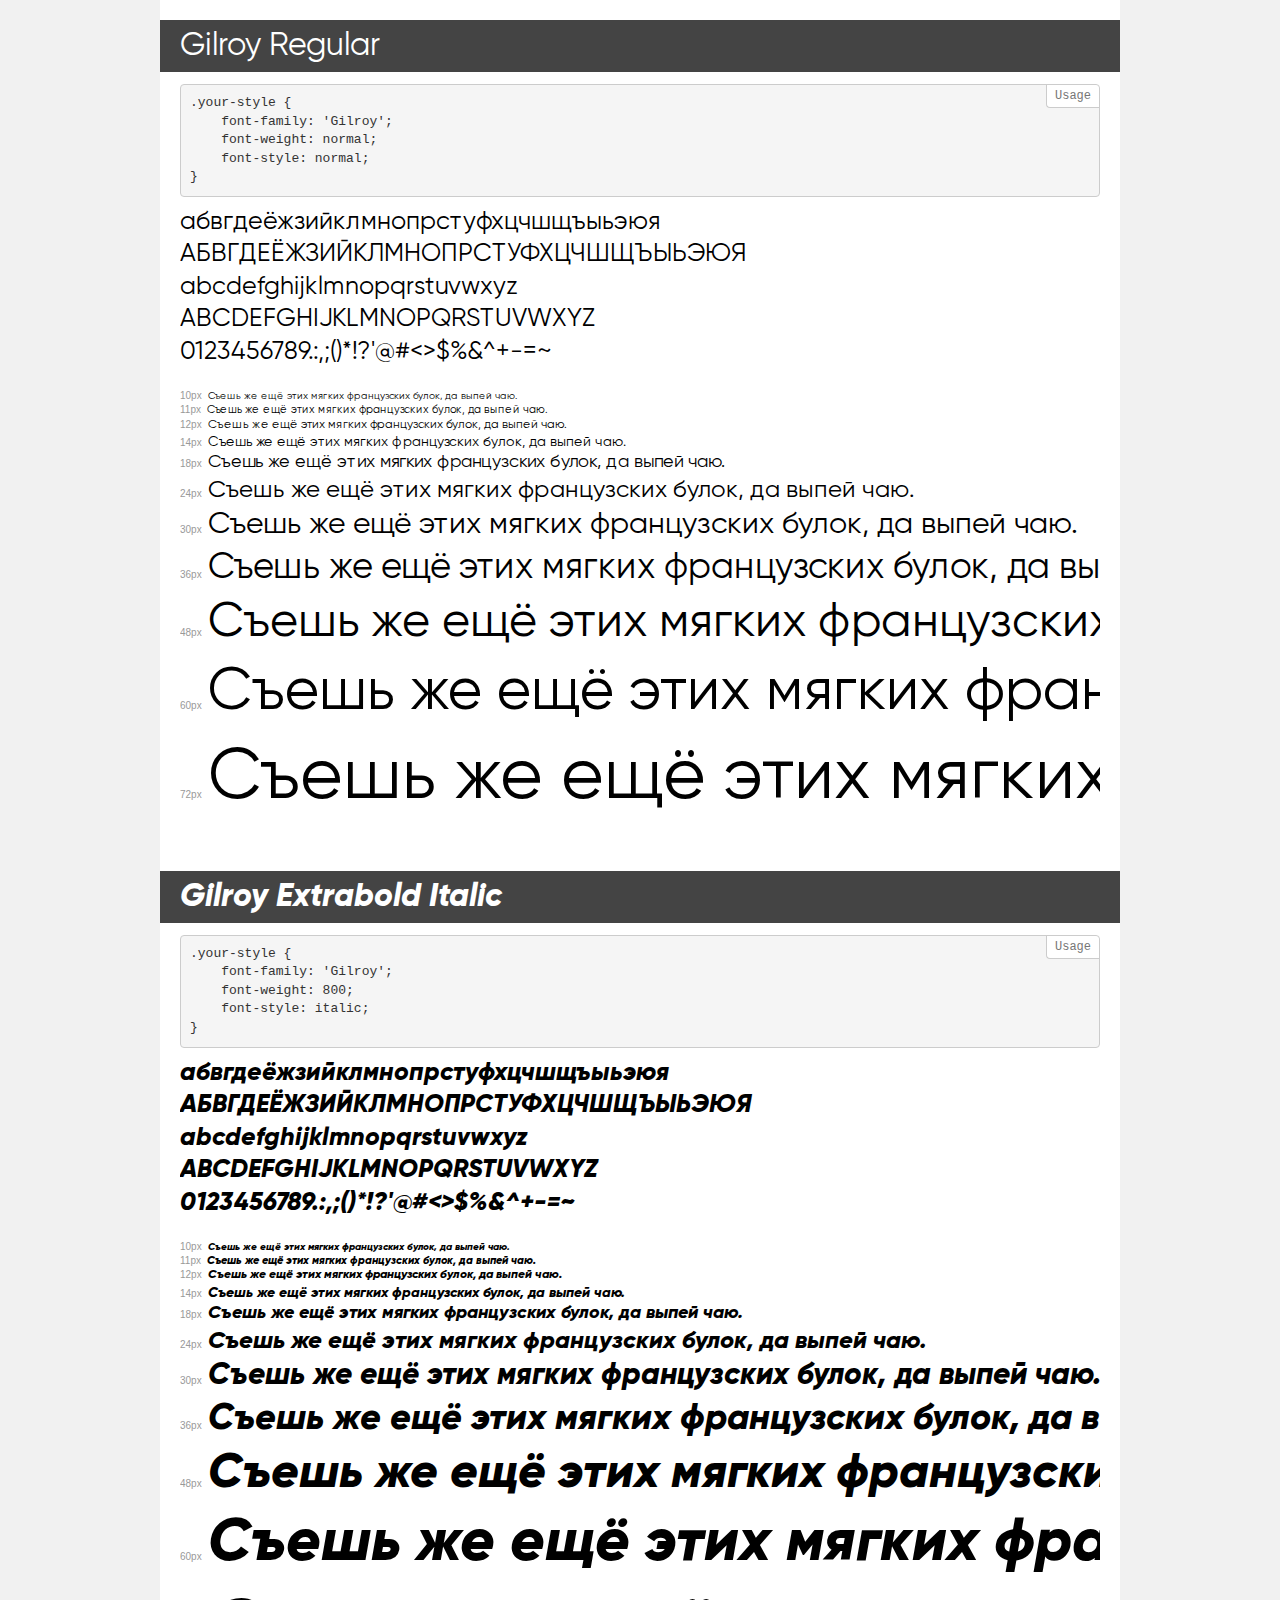
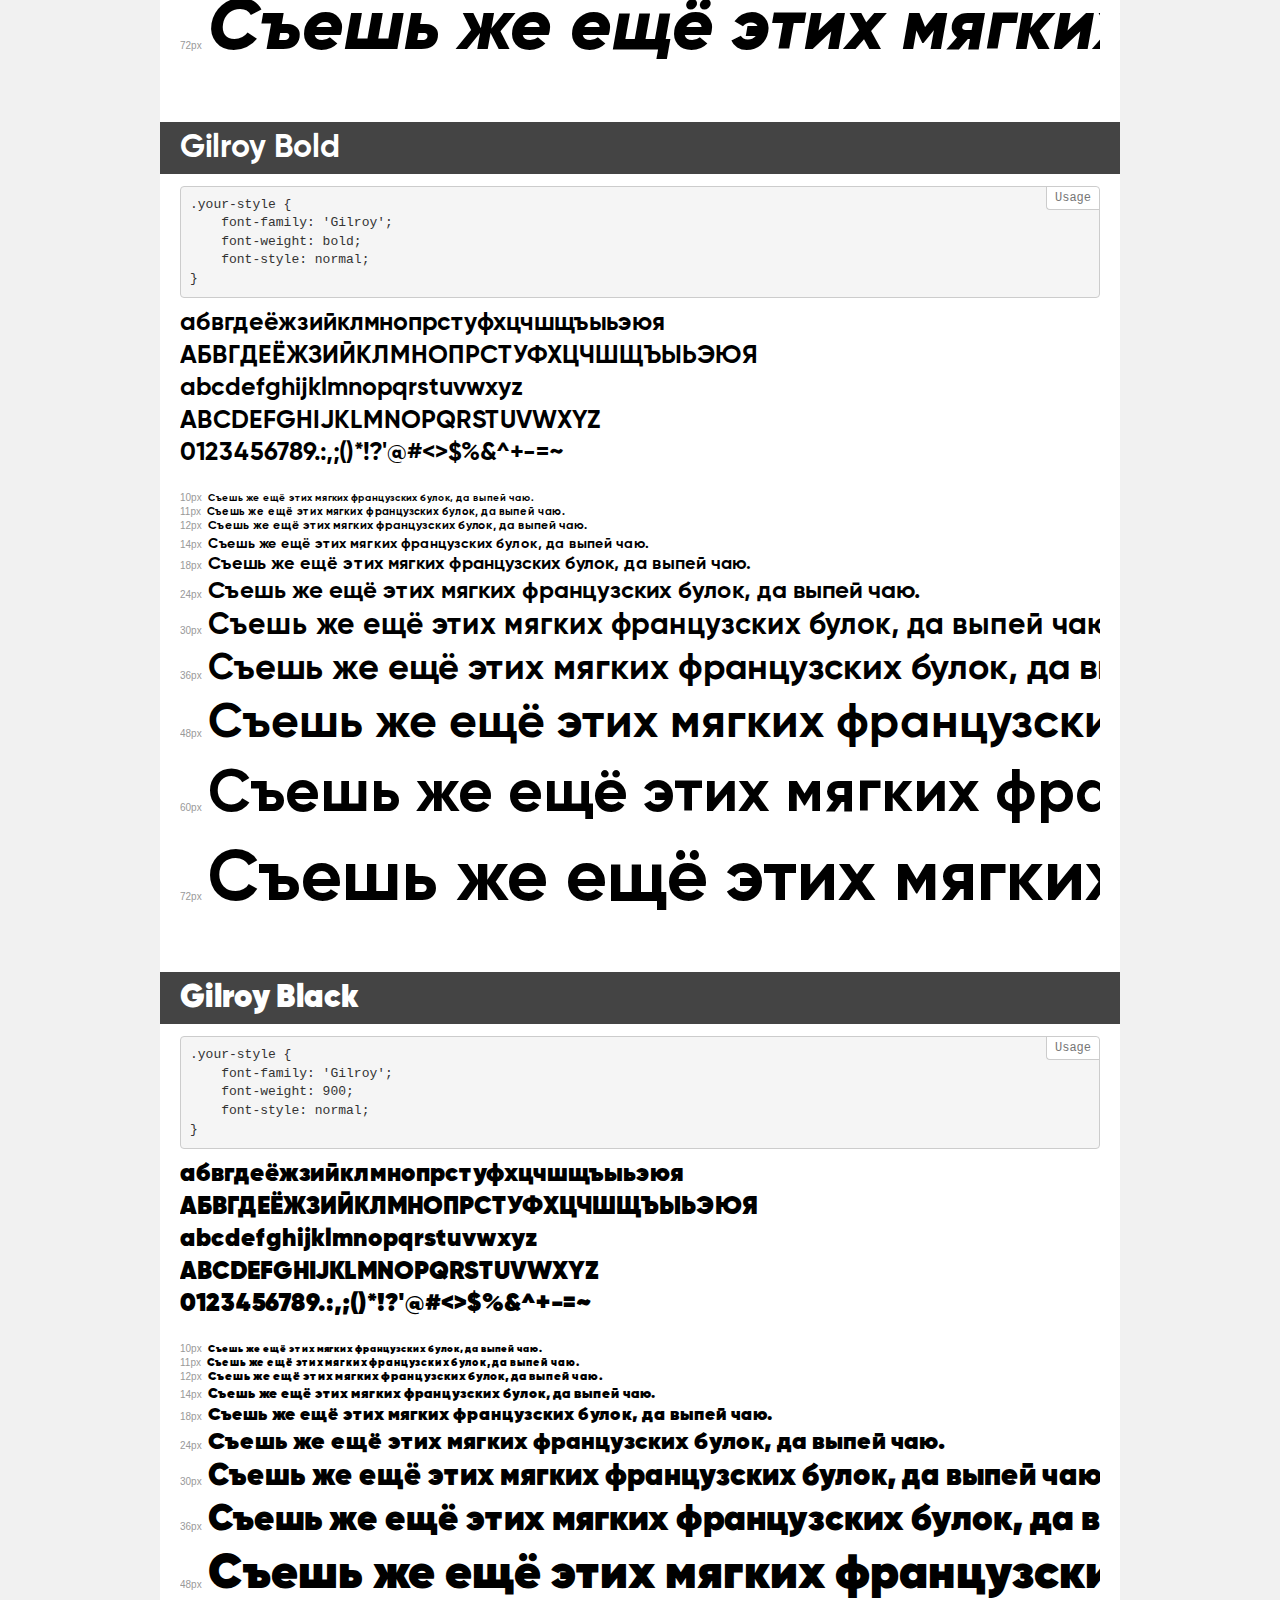
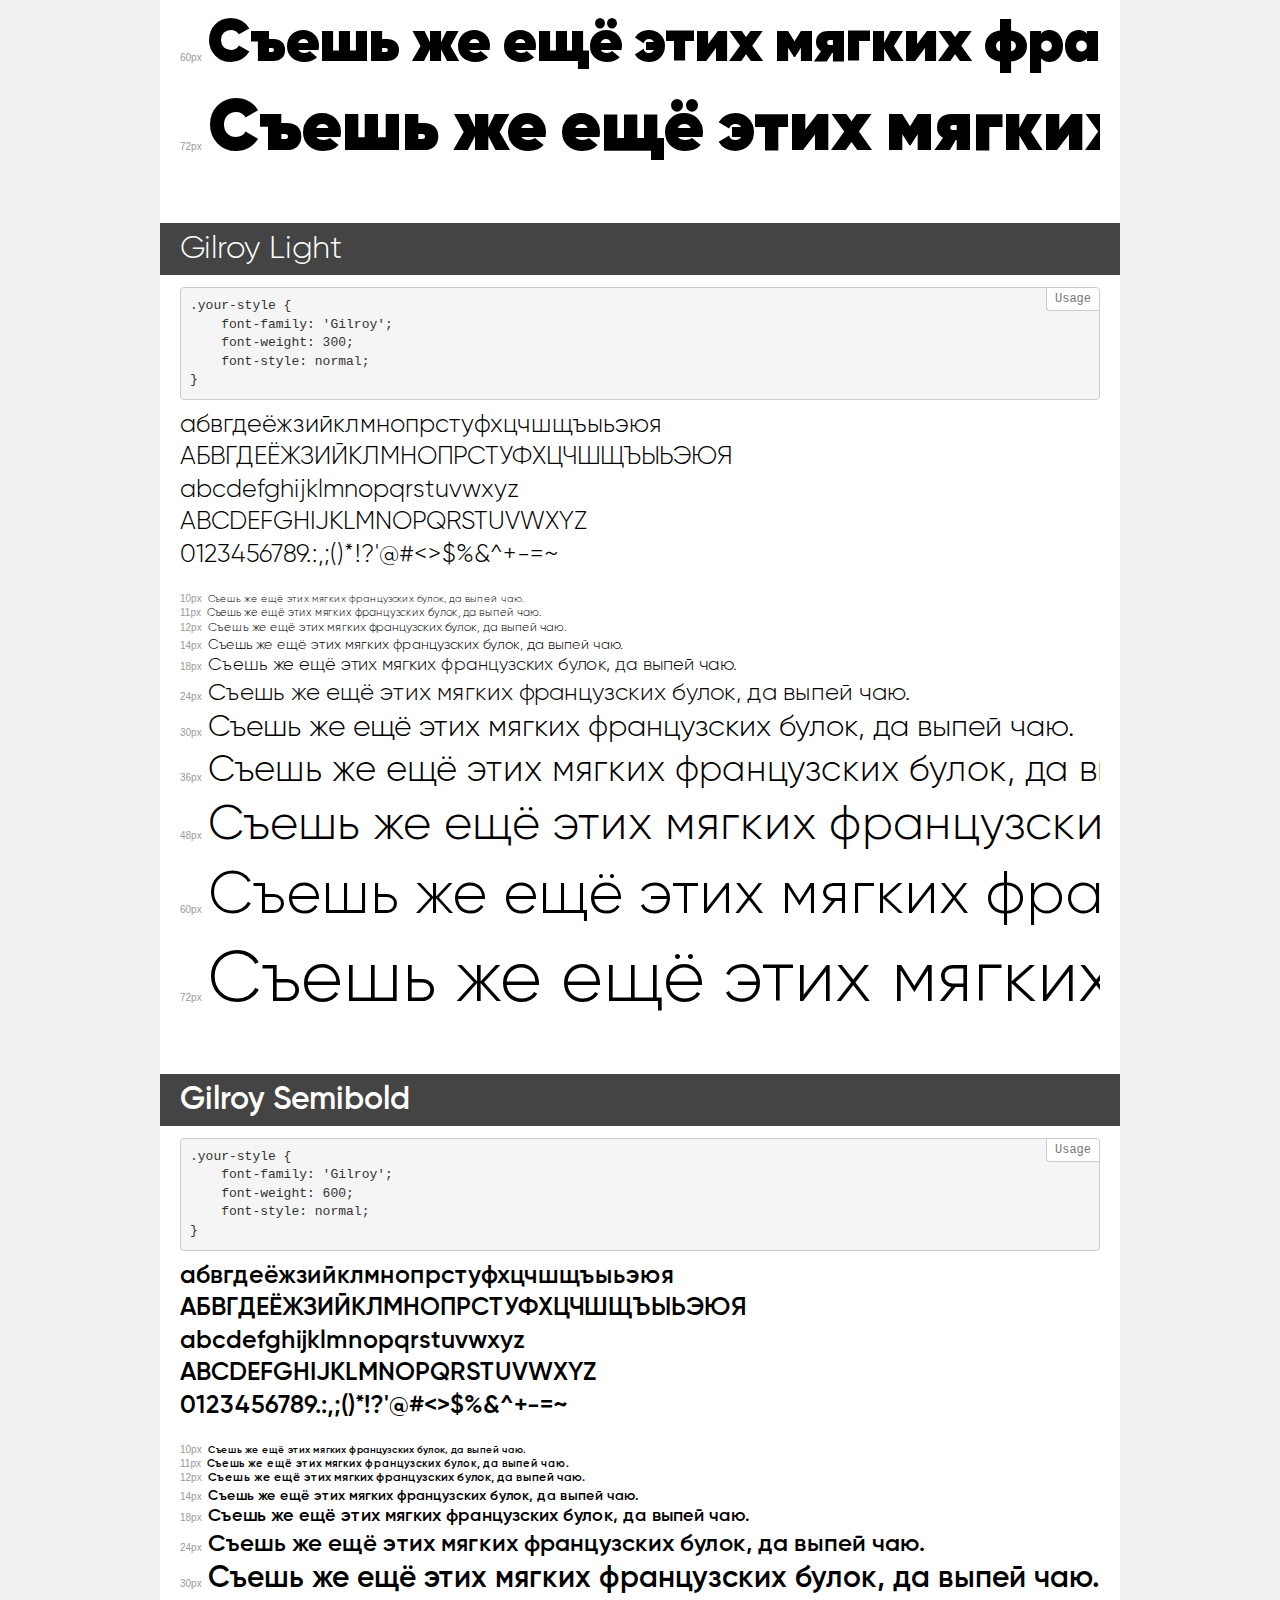
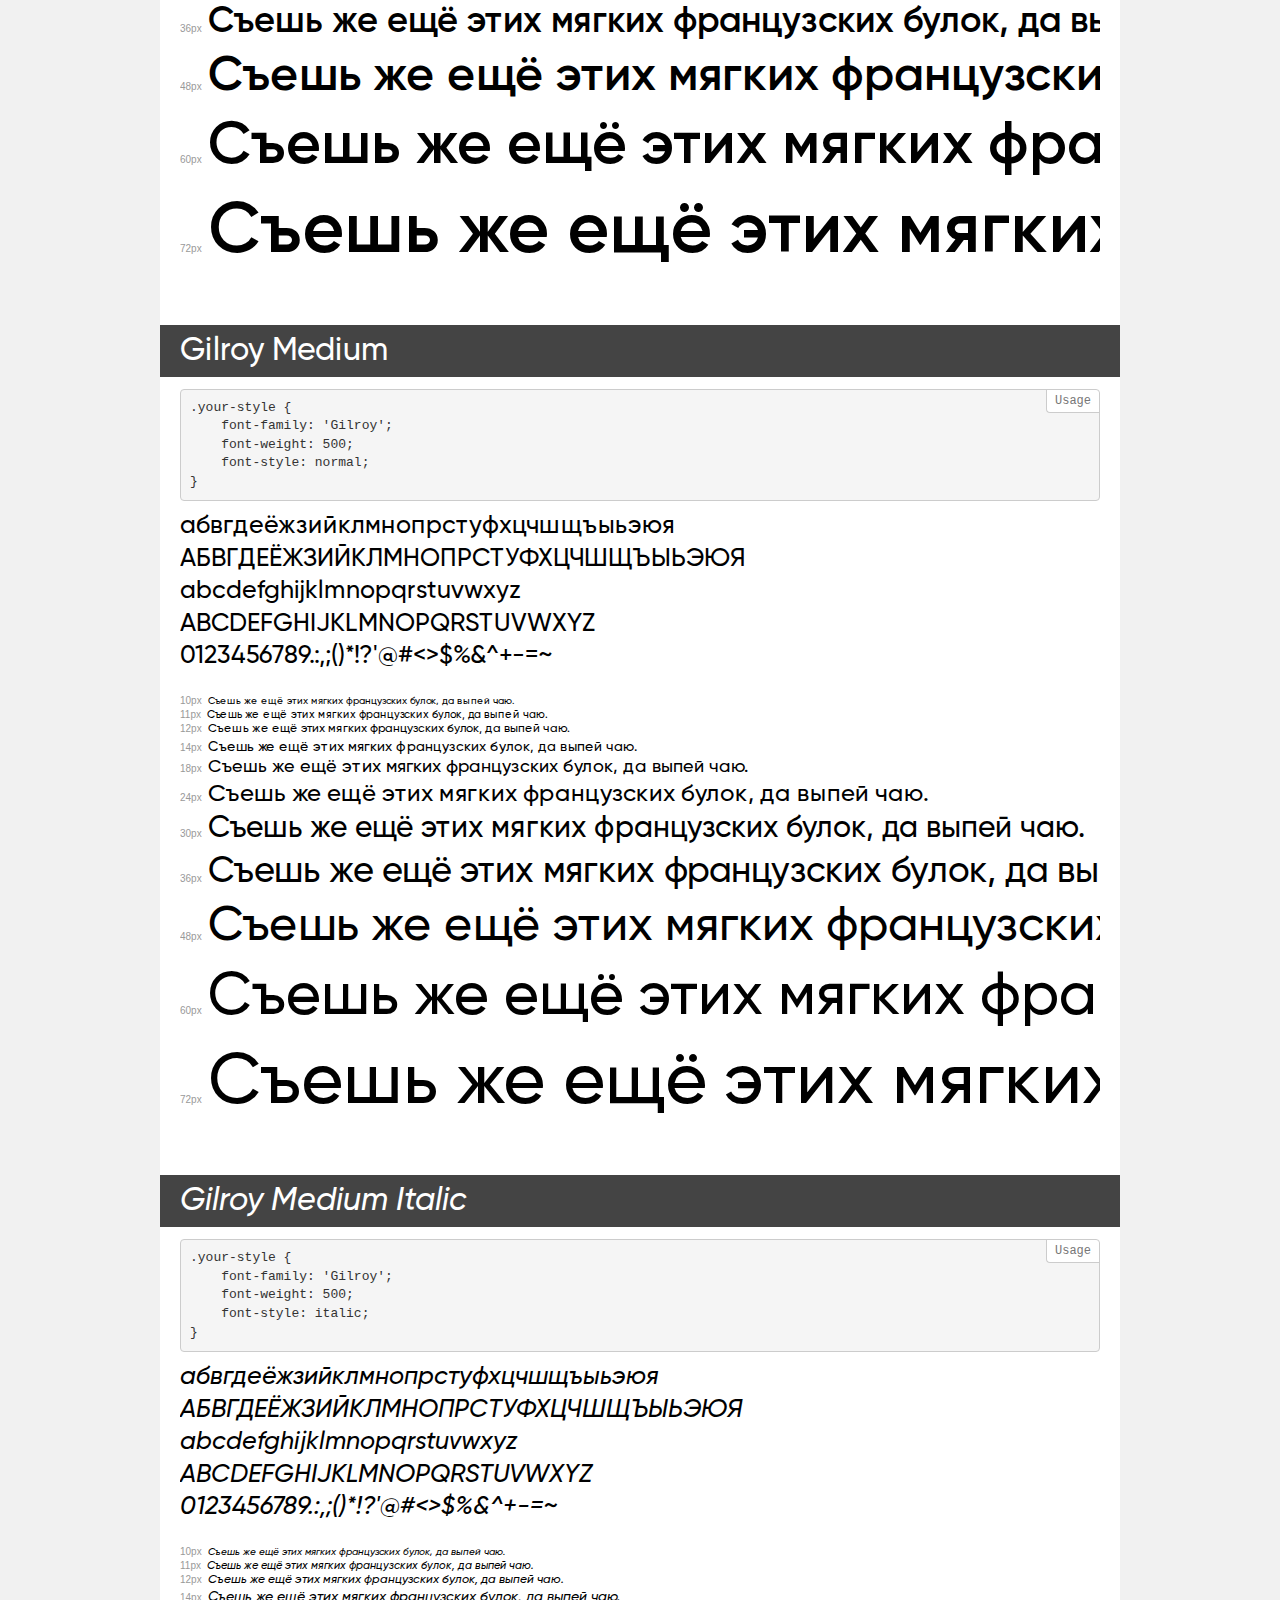
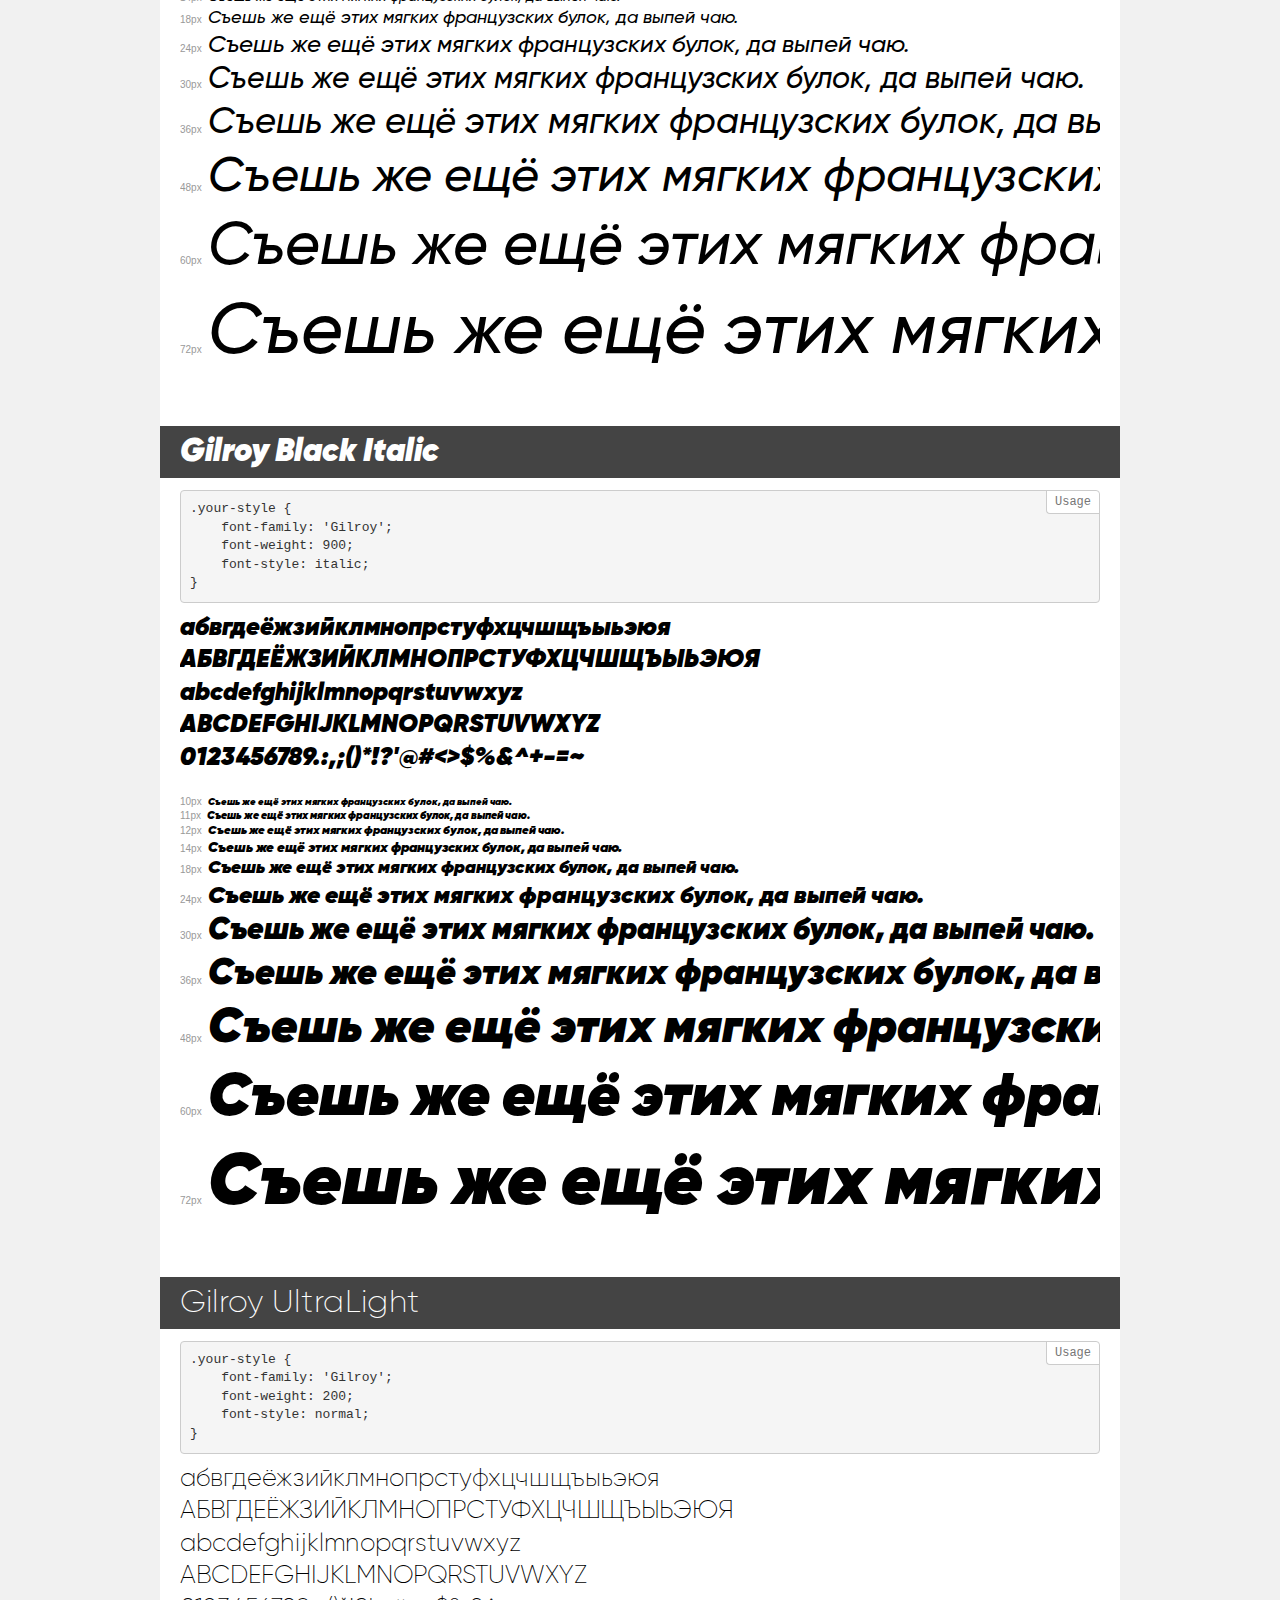
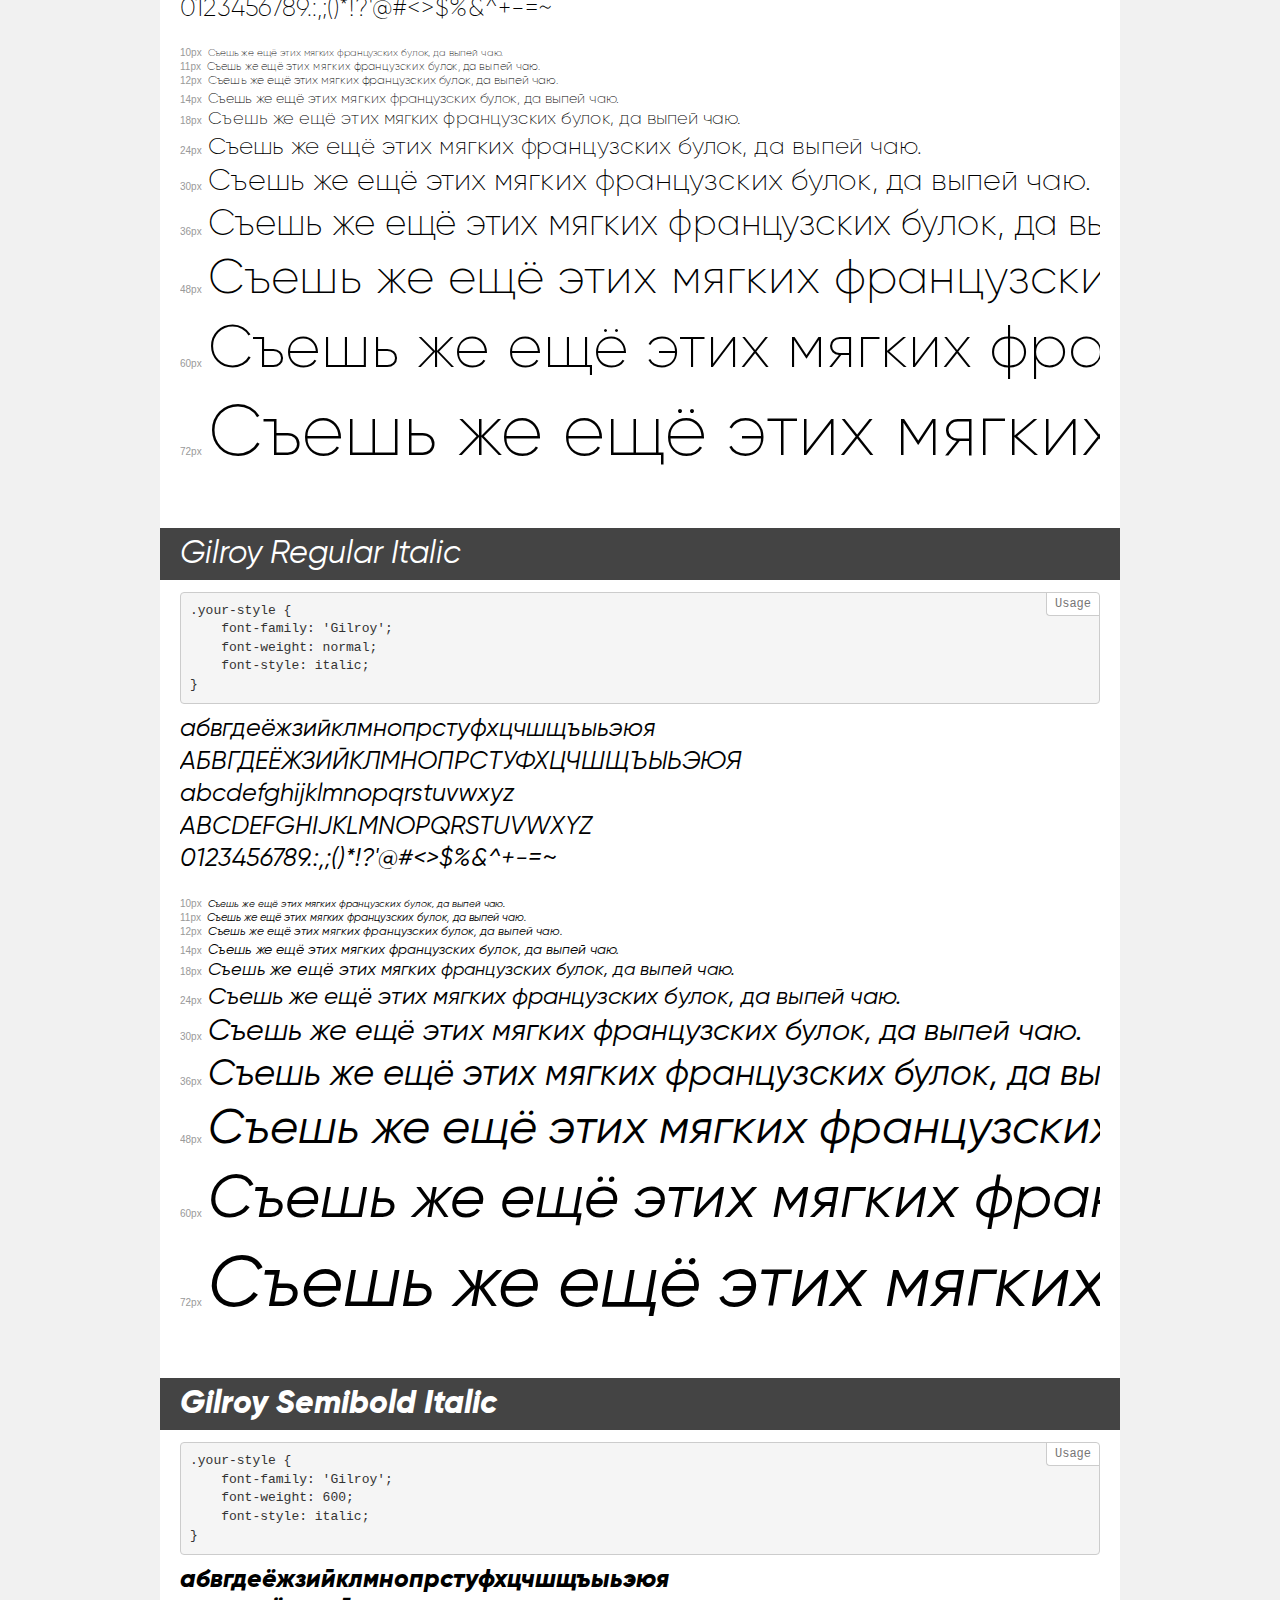
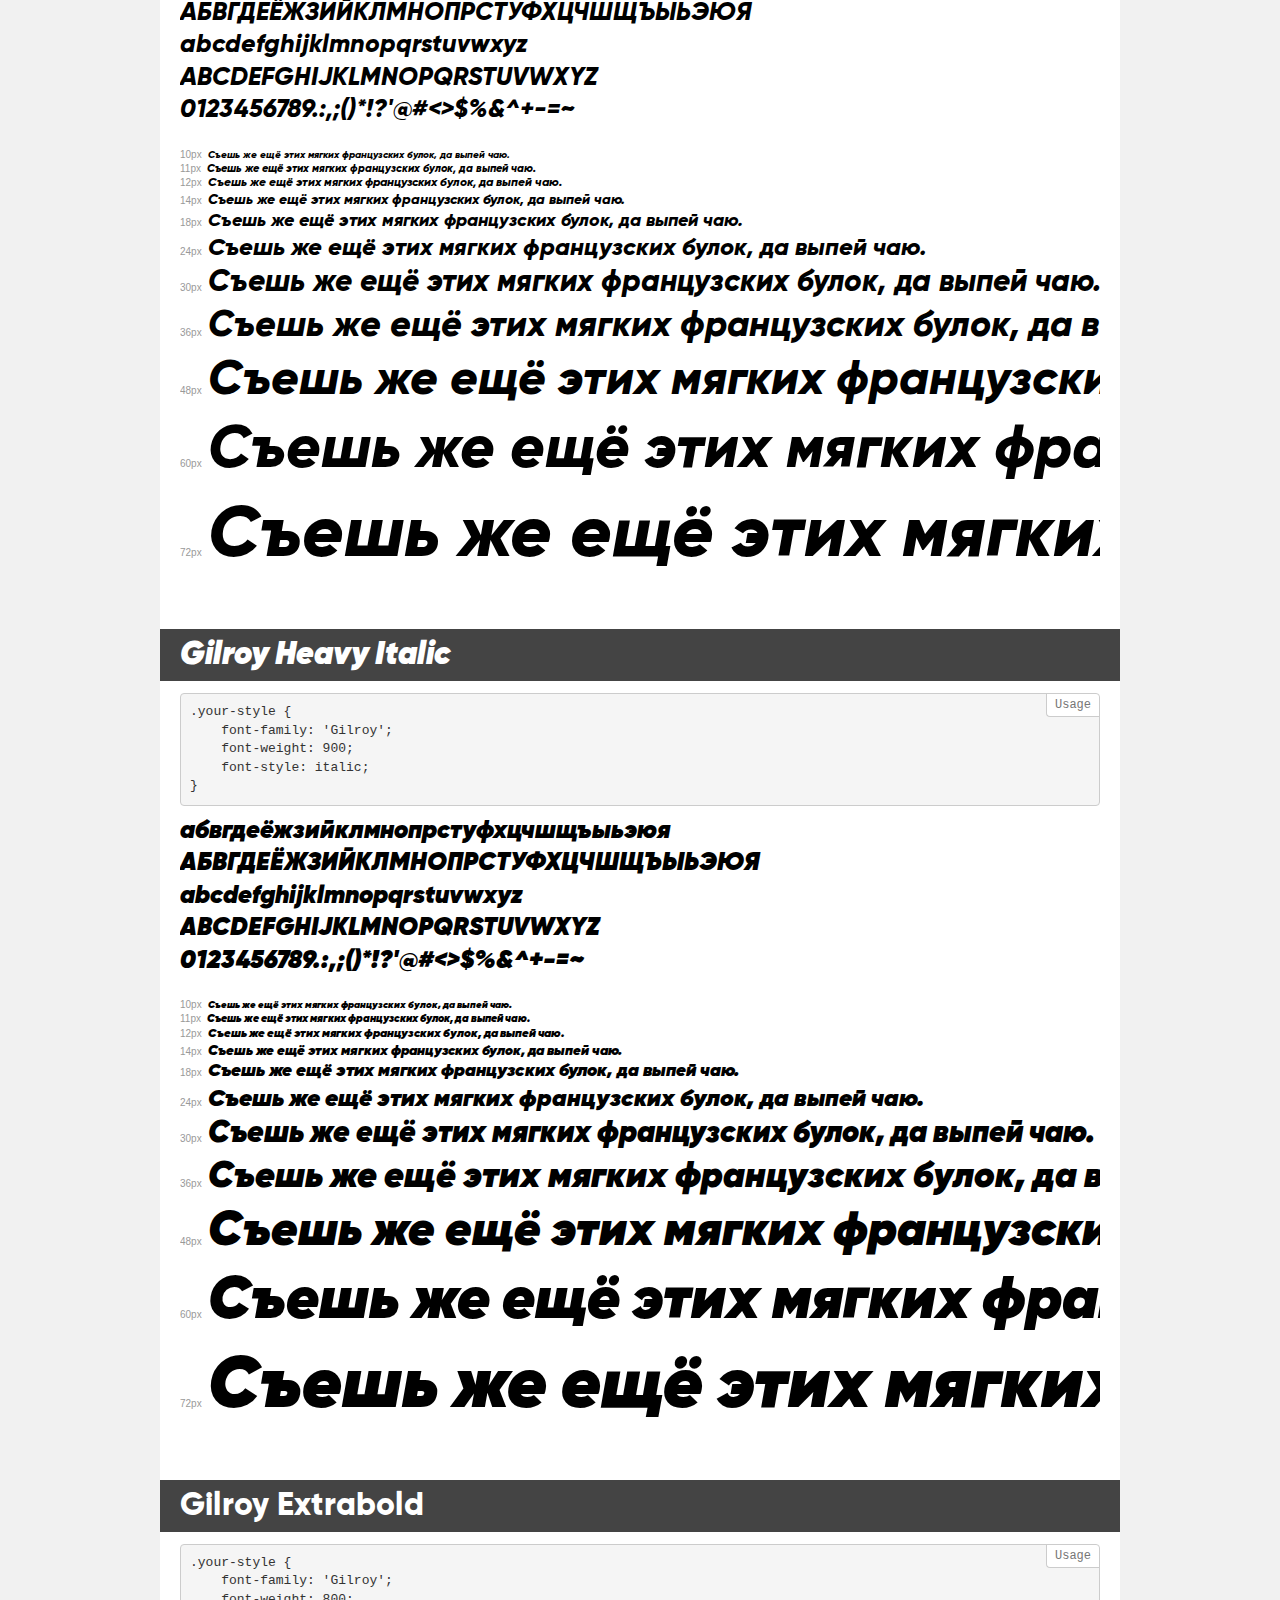
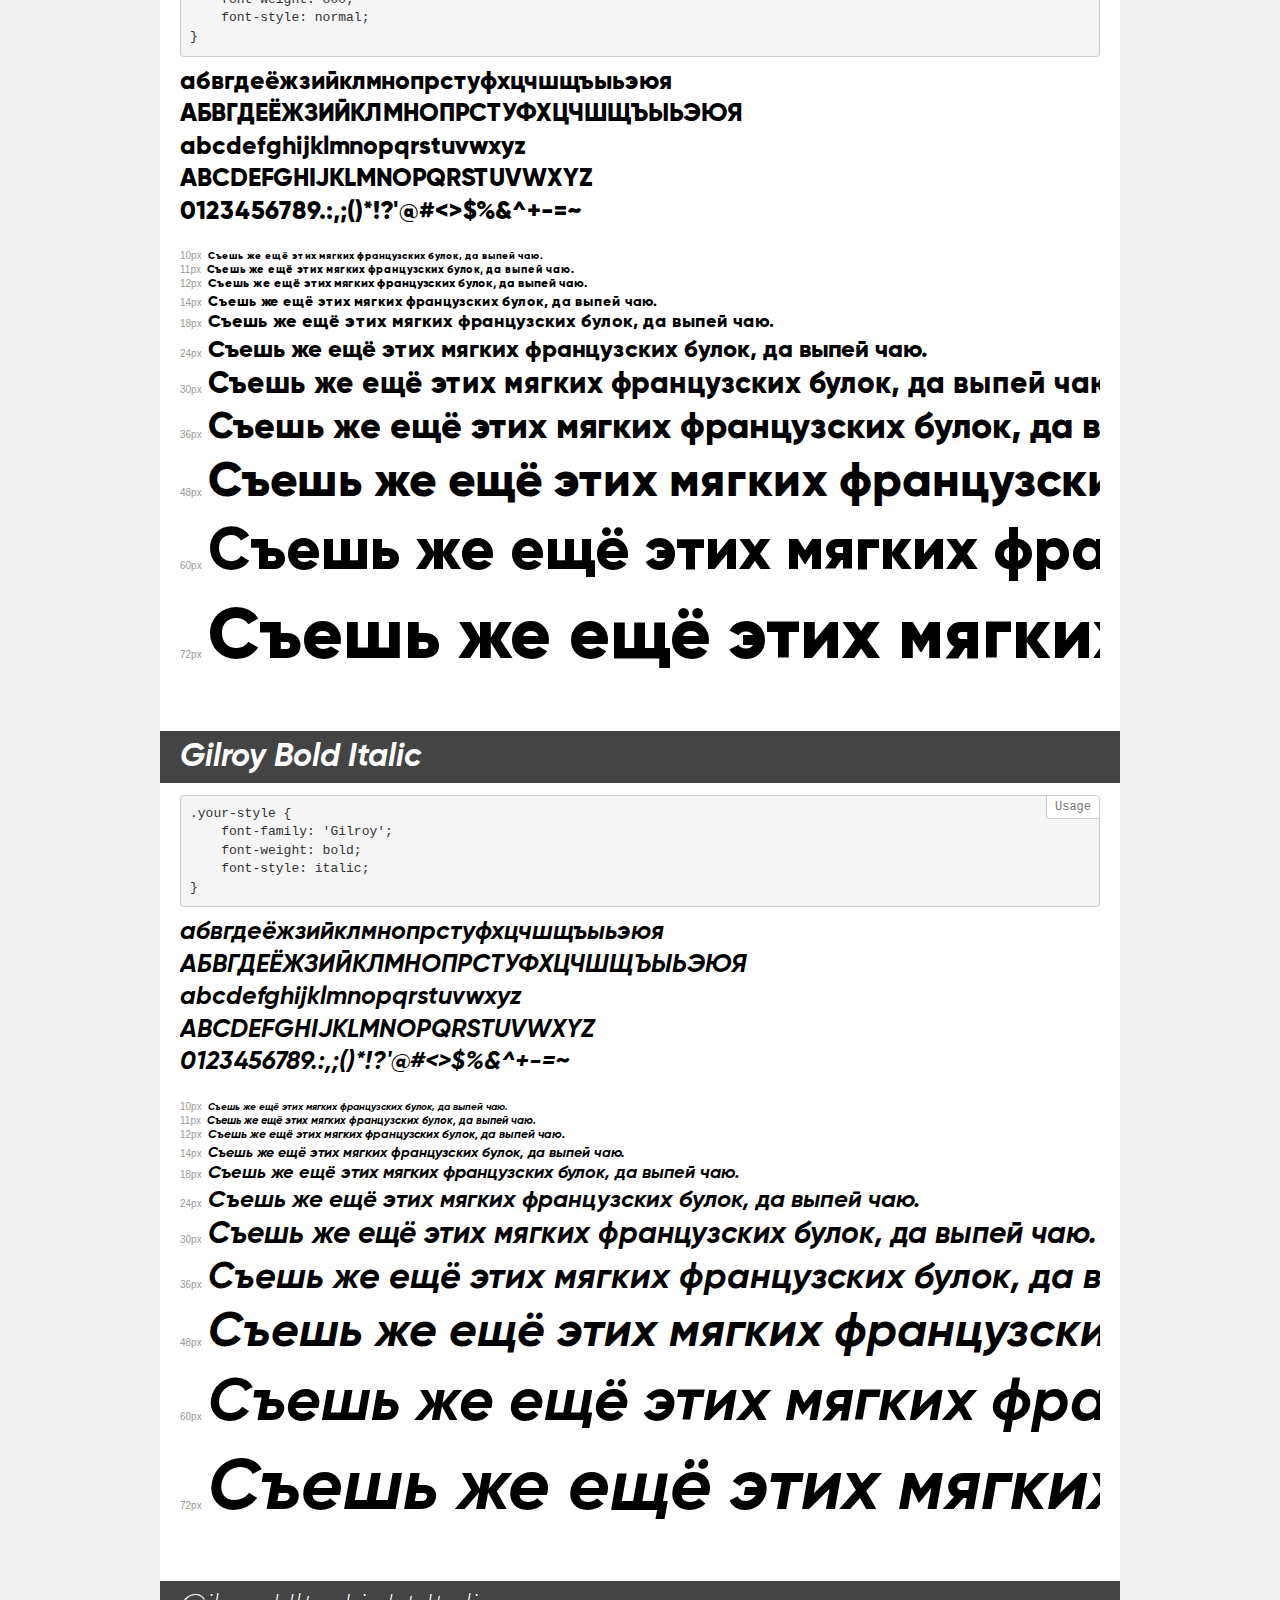
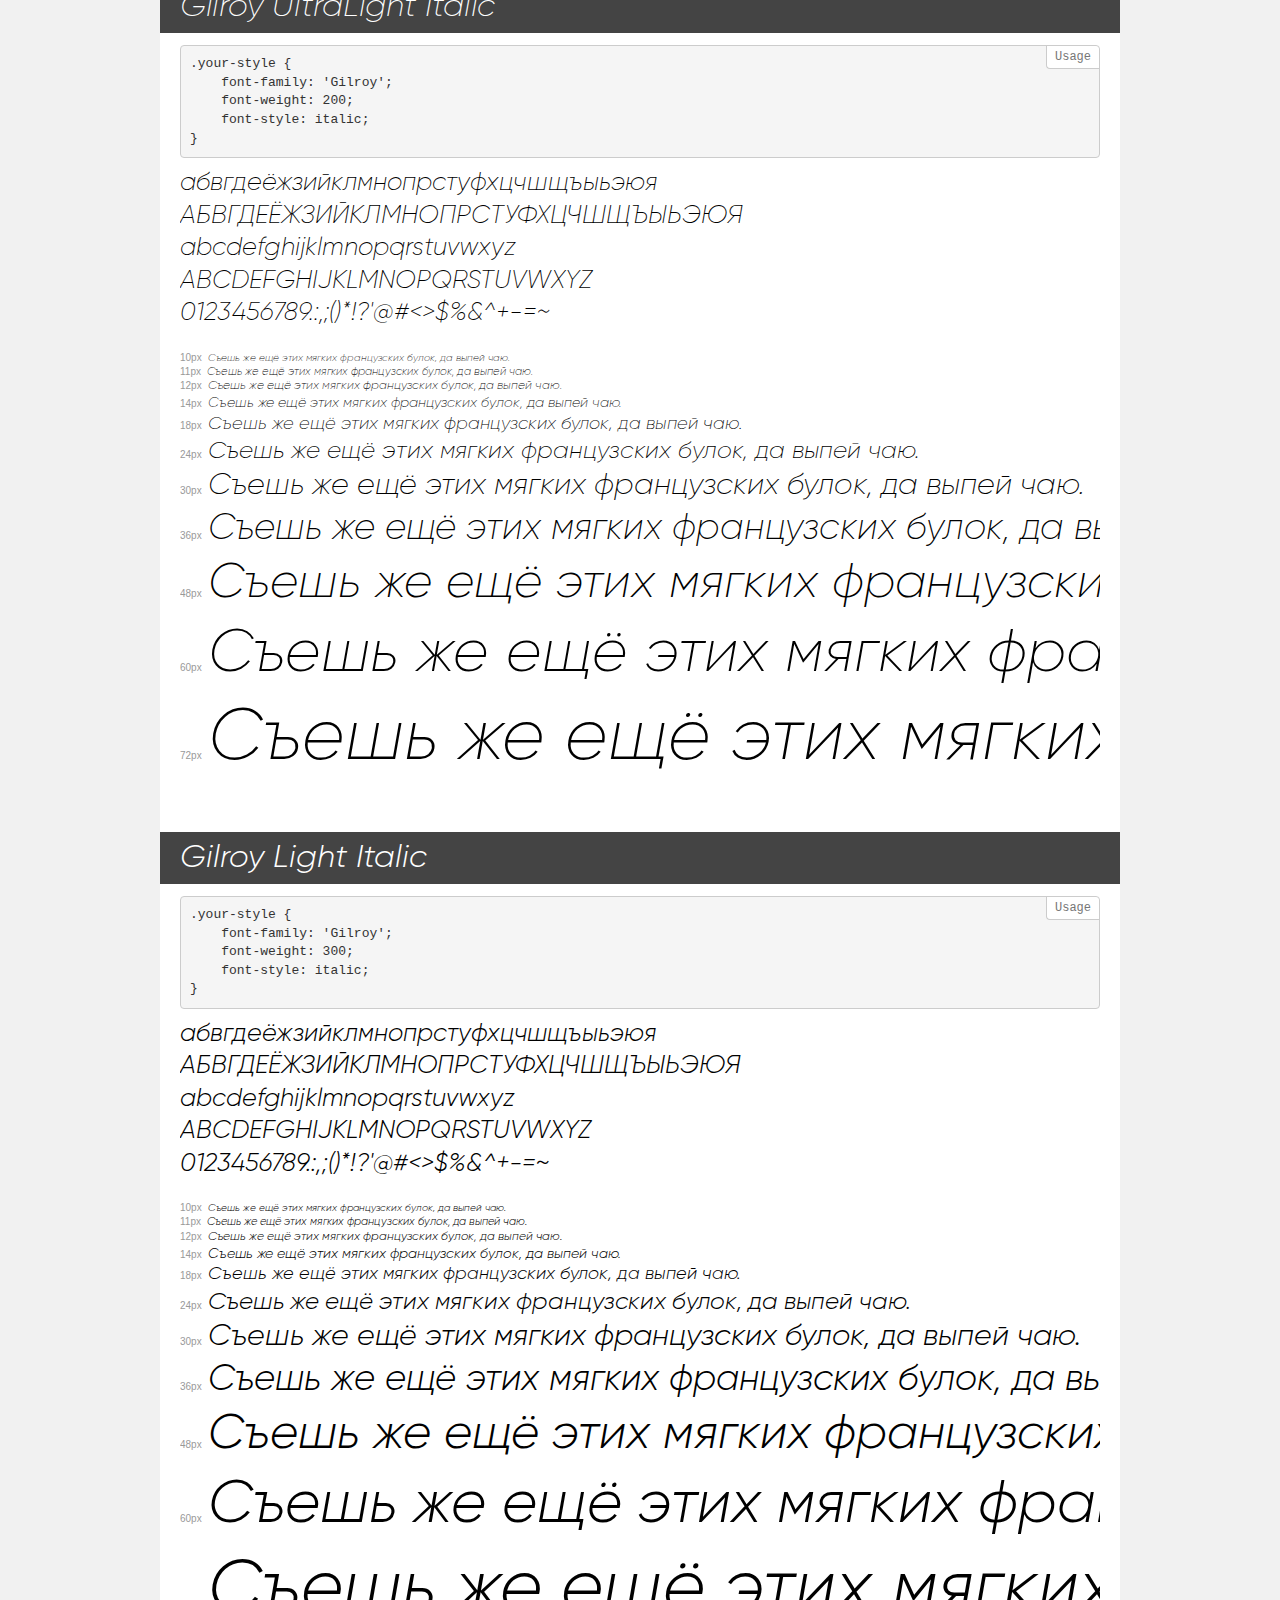
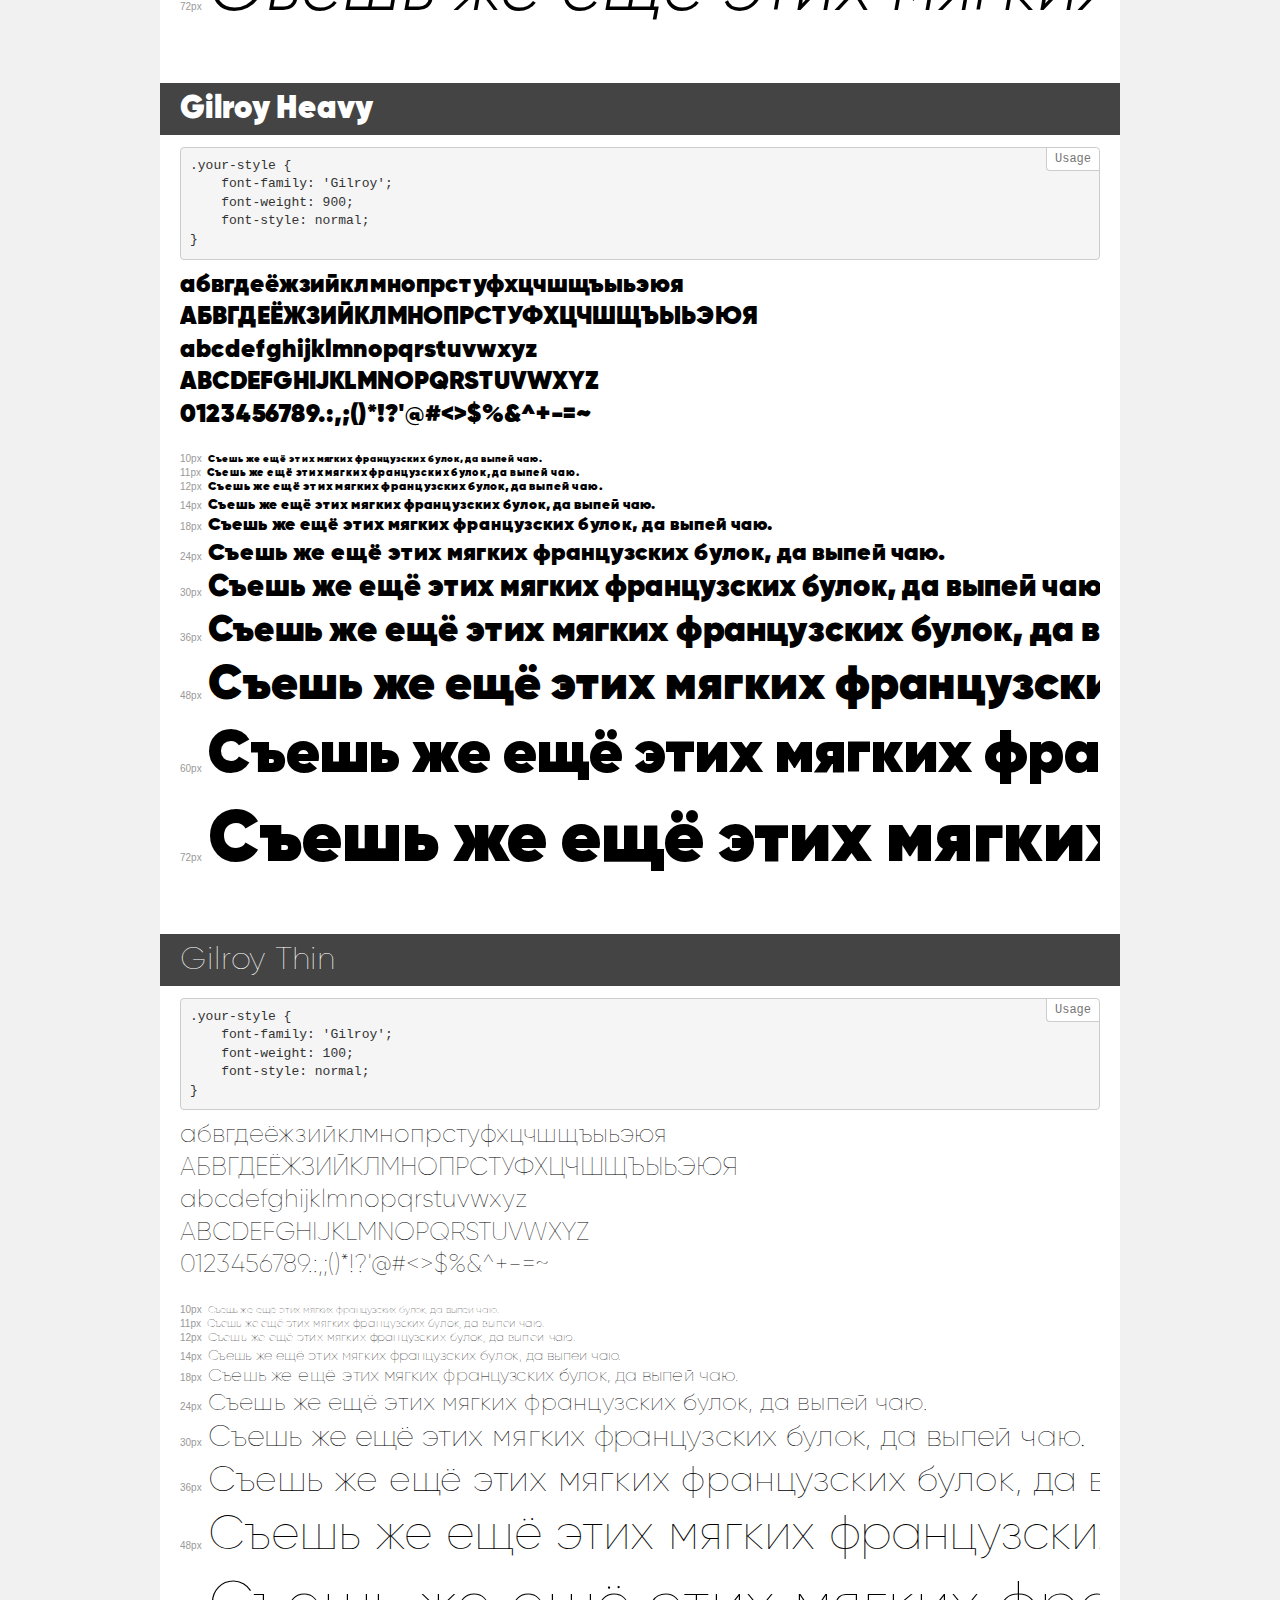
<file: fonts/demo.html>
<!DOCTYPE html>
<html>
<head>
    <meta charset="utf-8">
    <meta http-equiv="X-UA-Compatible" content="IE=edge">
    <meta name="viewport" content="width=device-width, initial-scale=1">
    <meta name="robots" content="noindex, noarchive">
    <meta name="format-detection" content="telephone=no">
    <title>Transfonter demo</title>
    <link href="stylesheet.css" rel="stylesheet">
    <style>
        /*
        http://meyerweb.com/eric/tools/css/reset/
        v2.0 | 20110126
        License: none (public domain)
        */
        html, body, div, span, applet, object, iframe,
        h1, h2, h3, h4, h5, h6, p, blockquote, pre,
        a, abbr, acronym, address, big, cite, code,
        del, dfn, em, img, ins, kbd, q, s, samp,
        small, strike, strong, sub, sup, tt, var,
        b, u, i, center,
        dl, dt, dd, ol, ul, li,
        fieldset, form, label, legend,
        table, caption, tbody, tfoot, thead, tr, th, td,
        article, aside, canvas, details, embed,
        figure, figcaption, footer, header, hgroup,
        menu, nav, output, ruby, section, summary,
        time, mark, audio, video {
            margin: 0;
            padding: 0;
            border: 0;
            font-size: 100%;
            font: inherit;
            vertical-align: baseline;
        }
        /* HTML5 display-role reset for older browsers */
        article, aside, details, figcaption, figure,
        footer, header, hgroup, menu, nav, section {
            display: block;
        }
        body {
            line-height: 1;
        }
        ol, ul {
            list-style: none;
        }
        blockquote, q {
            quotes: none;
        }
        blockquote:before, blockquote:after,
        q:before, q:after {
            content: '';
            content: none;
        }
        table {
            border-collapse: collapse;
            border-spacing: 0;
        }
        /* common styles */
        body {
            background: #f1f1f1;
            color: #000;
        }
        .page {
            background: #fff;
            width: 920px;
            margin: 0 auto;
            padding: 20px 20px 0 20px;
            overflow: hidden;
        }
        .font-container {
            overflow-x: auto;
            overflow-y: hidden;
            margin-bottom: 40px;
            line-height: 1.3;
            white-space: nowrap;
            padding-bottom: 5px;
        }
        h1 {
            position: relative;
            background: #444;
            font-size: 32px;
            color: #fff;
            padding: 10px 20px;
            margin: 0 -20px 12px -20px;
        }
        .letters {
            font-size: 25px;
            margin-bottom: 20px;
        }
        .s10:before {
            content: '10px';
        }
        .s11:before {
            content: '11px';
        }
        .s12:before {
            content: '12px';
        }
        .s14:before {
            content: '14px';
        }
        .s18:before {
            content: '18px';
        }
        .s24:before {
            content: '24px';
        }
        .s30:before {
            content: '30px';
        }
        .s36:before {
            content: '36px';
        }
        .s48:before {
            content: '48px';
        }
        .s60:before {
            content: '60px';
        }
        .s72:before {
            content: '72px';
        }
        .s10:before, .s11:before, .s12:before, .s14:before,
        .s18:before, .s24:before, .s30:before, .s36:before,
        .s48:before, .s60:before, .s72:before {
            font-family: Arial, sans-serif;
            font-size: 10px;
            font-weight: normal;
            font-style: normal;
            color: #999;
            padding-right: 6px;
        }
        pre {
            display: block;
            position: relative;
            padding: 9px;
            margin: 0 0 10px;
            font-family: Monaco, Menlo, Consolas, "Courier New", monospace !important;
            font-size: 13px;
            line-height: 1.428571429;
            color: #333;
            font-weight: normal !important;
            font-style: normal !important;
            background-color: #f5f5f5;
            border: 1px solid #ccc;
            overflow-x: auto;
            border-radius: 4px;
        }
        pre:after {
            display: block;
            position: absolute;
            right: 0;
            top: 0;
            content: 'Usage';
            line-height: 1;
            padding: 5px 8px;
            font-size: 12px;
            color: #767676;
            background-color: #fff;
            border: 1px solid #ccc;
            border-right: none;
            border-top: none;
            border-radius: 0 4px 0 4px;
            z-index: 10;
        }
        /* responsive */
        @media (max-width: 959px) {
            .page {
                width: auto;
                margin: 0;
            }
        }
    </style>
</head>
<body>
<div class="page">
    <div class="demo" style="font-family: 'Gilroy'; font-weight: normal; font-style: normal;">
        <h1>Gilroy Regular</h1>
        <pre>.your-style {
    font-family: 'Gilroy';
    font-weight: normal;
    font-style: normal;
}</pre>
        <div class="font-container">
            <p class="letters">
                абвгдеёжзийклмнопрстуфхцчшщъыьэюя<br>
АБВГДЕЁЖЗИЙКЛМНОПРСТУФХЦЧШЩЪЫЬЭЮЯ<br>
abcdefghijklmnopqrstuvwxyz<br>
ABCDEFGHIJKLMNOPQRSTUVWXYZ<br>
                0123456789.:,;()*!?'@#<>$%&^+-=~
            </p>
            <p class="s10" style="font-size: 10px;">Съешь же ещё этих мягких французских булок, да выпей чаю.</p>
            <p class="s11" style="font-size: 11px;">Съешь же ещё этих мягких французских булок, да выпей чаю.</p>
            <p class="s12" style="font-size: 12px;">Съешь же ещё этих мягких французских булок, да выпей чаю.</p>
            <p class="s14" style="font-size: 14px;">Съешь же ещё этих мягких французских булок, да выпей чаю.</p>
            <p class="s18" style="font-size: 18px;">Съешь же ещё этих мягких французских булок, да выпей чаю.</p>
            <p class="s24" style="font-size: 24px;">Съешь же ещё этих мягких французских булок, да выпей чаю.</p>
            <p class="s30" style="font-size: 30px;">Съешь же ещё этих мягких французских булок, да выпей чаю.</p>
            <p class="s36" style="font-size: 36px;">Съешь же ещё этих мягких французских булок, да выпей чаю.</p>
            <p class="s48" style="font-size: 48px;">Съешь же ещё этих мягких французских булок, да выпей чаю.</p>
            <p class="s60" style="font-size: 60px;">Съешь же ещё этих мягких французских булок, да выпей чаю.</p>
            <p class="s72" style="font-size: 72px;">Съешь же ещё этих мягких французских булок, да выпей чаю.</p>
        </div>
    </div>
    <div class="demo" style="font-family: 'Gilroy'; font-weight: 800; font-style: italic;">
        <h1>Gilroy Extrabold Italic</h1>
        <pre>.your-style {
    font-family: 'Gilroy';
    font-weight: 800;
    font-style: italic;
}</pre>
        <div class="font-container">
            <p class="letters">
                абвгдеёжзийклмнопрстуфхцчшщъыьэюя<br>
АБВГДЕЁЖЗИЙКЛМНОПРСТУФХЦЧШЩЪЫЬЭЮЯ<br>
abcdefghijklmnopqrstuvwxyz<br>
ABCDEFGHIJKLMNOPQRSTUVWXYZ<br>
                0123456789.:,;()*!?'@#<>$%&^+-=~
            </p>
            <p class="s10" style="font-size: 10px;">Съешь же ещё этих мягких французских булок, да выпей чаю.</p>
            <p class="s11" style="font-size: 11px;">Съешь же ещё этих мягких французских булок, да выпей чаю.</p>
            <p class="s12" style="font-size: 12px;">Съешь же ещё этих мягких французских булок, да выпей чаю.</p>
            <p class="s14" style="font-size: 14px;">Съешь же ещё этих мягких французских булок, да выпей чаю.</p>
            <p class="s18" style="font-size: 18px;">Съешь же ещё этих мягких французских булок, да выпей чаю.</p>
            <p class="s24" style="font-size: 24px;">Съешь же ещё этих мягких французских булок, да выпей чаю.</p>
            <p class="s30" style="font-size: 30px;">Съешь же ещё этих мягких французских булок, да выпей чаю.</p>
            <p class="s36" style="font-size: 36px;">Съешь же ещё этих мягких французских булок, да выпей чаю.</p>
            <p class="s48" style="font-size: 48px;">Съешь же ещё этих мягких французских булок, да выпей чаю.</p>
            <p class="s60" style="font-size: 60px;">Съешь же ещё этих мягких французских булок, да выпей чаю.</p>
            <p class="s72" style="font-size: 72px;">Съешь же ещё этих мягких французских булок, да выпей чаю.</p>
        </div>
    </div>
    <div class="demo" style="font-family: 'Gilroy'; font-weight: bold; font-style: normal;">
        <h1>Gilroy Bold</h1>
        <pre>.your-style {
    font-family: 'Gilroy';
    font-weight: bold;
    font-style: normal;
}</pre>
        <div class="font-container">
            <p class="letters">
                абвгдеёжзийклмнопрстуфхцчшщъыьэюя<br>
АБВГДЕЁЖЗИЙКЛМНОПРСТУФХЦЧШЩЪЫЬЭЮЯ<br>
abcdefghijklmnopqrstuvwxyz<br>
ABCDEFGHIJKLMNOPQRSTUVWXYZ<br>
                0123456789.:,;()*!?'@#<>$%&^+-=~
            </p>
            <p class="s10" style="font-size: 10px;">Съешь же ещё этих мягких французских булок, да выпей чаю.</p>
            <p class="s11" style="font-size: 11px;">Съешь же ещё этих мягких французских булок, да выпей чаю.</p>
            <p class="s12" style="font-size: 12px;">Съешь же ещё этих мягких французских булок, да выпей чаю.</p>
            <p class="s14" style="font-size: 14px;">Съешь же ещё этих мягких французских булок, да выпей чаю.</p>
            <p class="s18" style="font-size: 18px;">Съешь же ещё этих мягких французских булок, да выпей чаю.</p>
            <p class="s24" style="font-size: 24px;">Съешь же ещё этих мягких французских булок, да выпей чаю.</p>
            <p class="s30" style="font-size: 30px;">Съешь же ещё этих мягких французских булок, да выпей чаю.</p>
            <p class="s36" style="font-size: 36px;">Съешь же ещё этих мягких французских булок, да выпей чаю.</p>
            <p class="s48" style="font-size: 48px;">Съешь же ещё этих мягких французских булок, да выпей чаю.</p>
            <p class="s60" style="font-size: 60px;">Съешь же ещё этих мягких французских булок, да выпей чаю.</p>
            <p class="s72" style="font-size: 72px;">Съешь же ещё этих мягких французских булок, да выпей чаю.</p>
        </div>
    </div>
    <div class="demo" style="font-family: 'Gilroy'; font-weight: 900; font-style: normal;">
        <h1>Gilroy Black</h1>
        <pre>.your-style {
    font-family: 'Gilroy';
    font-weight: 900;
    font-style: normal;
}</pre>
        <div class="font-container">
            <p class="letters">
                абвгдеёжзийклмнопрстуфхцчшщъыьэюя<br>
АБВГДЕЁЖЗИЙКЛМНОПРСТУФХЦЧШЩЪЫЬЭЮЯ<br>
abcdefghijklmnopqrstuvwxyz<br>
ABCDEFGHIJKLMNOPQRSTUVWXYZ<br>
                0123456789.:,;()*!?'@#<>$%&^+-=~
            </p>
            <p class="s10" style="font-size: 10px;">Съешь же ещё этих мягких французских булок, да выпей чаю.</p>
            <p class="s11" style="font-size: 11px;">Съешь же ещё этих мягких французских булок, да выпей чаю.</p>
            <p class="s12" style="font-size: 12px;">Съешь же ещё этих мягких французских булок, да выпей чаю.</p>
            <p class="s14" style="font-size: 14px;">Съешь же ещё этих мягких французских булок, да выпей чаю.</p>
            <p class="s18" style="font-size: 18px;">Съешь же ещё этих мягких французских булок, да выпей чаю.</p>
            <p class="s24" style="font-size: 24px;">Съешь же ещё этих мягких французских булок, да выпей чаю.</p>
            <p class="s30" style="font-size: 30px;">Съешь же ещё этих мягких французских булок, да выпей чаю.</p>
            <p class="s36" style="font-size: 36px;">Съешь же ещё этих мягких французских булок, да выпей чаю.</p>
            <p class="s48" style="font-size: 48px;">Съешь же ещё этих мягких французских булок, да выпей чаю.</p>
            <p class="s60" style="font-size: 60px;">Съешь же ещё этих мягких французских булок, да выпей чаю.</p>
            <p class="s72" style="font-size: 72px;">Съешь же ещё этих мягких французских булок, да выпей чаю.</p>
        </div>
    </div>
    <div class="demo" style="font-family: 'Gilroy'; font-weight: 300; font-style: normal;">
        <h1>Gilroy Light</h1>
        <pre>.your-style {
    font-family: 'Gilroy';
    font-weight: 300;
    font-style: normal;
}</pre>
        <div class="font-container">
            <p class="letters">
                абвгдеёжзийклмнопрстуфхцчшщъыьэюя<br>
АБВГДЕЁЖЗИЙКЛМНОПРСТУФХЦЧШЩЪЫЬЭЮЯ<br>
abcdefghijklmnopqrstuvwxyz<br>
ABCDEFGHIJKLMNOPQRSTUVWXYZ<br>
                0123456789.:,;()*!?'@#<>$%&^+-=~
            </p>
            <p class="s10" style="font-size: 10px;">Съешь же ещё этих мягких французских булок, да выпей чаю.</p>
            <p class="s11" style="font-size: 11px;">Съешь же ещё этих мягких французских булок, да выпей чаю.</p>
            <p class="s12" style="font-size: 12px;">Съешь же ещё этих мягких французских булок, да выпей чаю.</p>
            <p class="s14" style="font-size: 14px;">Съешь же ещё этих мягких французских булок, да выпей чаю.</p>
            <p class="s18" style="font-size: 18px;">Съешь же ещё этих мягких французских булок, да выпей чаю.</p>
            <p class="s24" style="font-size: 24px;">Съешь же ещё этих мягких французских булок, да выпей чаю.</p>
            <p class="s30" style="font-size: 30px;">Съешь же ещё этих мягких французских булок, да выпей чаю.</p>
            <p class="s36" style="font-size: 36px;">Съешь же ещё этих мягких французских булок, да выпей чаю.</p>
            <p class="s48" style="font-size: 48px;">Съешь же ещё этих мягких французских булок, да выпей чаю.</p>
            <p class="s60" style="font-size: 60px;">Съешь же ещё этих мягких французских булок, да выпей чаю.</p>
            <p class="s72" style="font-size: 72px;">Съешь же ещё этих мягких французских булок, да выпей чаю.</p>
        </div>
    </div>
    <div class="demo" style="font-family: 'Gilroy'; font-weight: 600; font-style: normal;">
        <h1>Gilroy Semibold</h1>
        <pre>.your-style {
    font-family: 'Gilroy';
    font-weight: 600;
    font-style: normal;
}</pre>
        <div class="font-container">
            <p class="letters">
                абвгдеёжзийклмнопрстуфхцчшщъыьэюя<br>
АБВГДЕЁЖЗИЙКЛМНОПРСТУФХЦЧШЩЪЫЬЭЮЯ<br>
abcdefghijklmnopqrstuvwxyz<br>
ABCDEFGHIJKLMNOPQRSTUVWXYZ<br>
                0123456789.:,;()*!?'@#<>$%&^+-=~
            </p>
            <p class="s10" style="font-size: 10px;">Съешь же ещё этих мягких французских булок, да выпей чаю.</p>
            <p class="s11" style="font-size: 11px;">Съешь же ещё этих мягких французских булок, да выпей чаю.</p>
            <p class="s12" style="font-size: 12px;">Съешь же ещё этих мягких французских булок, да выпей чаю.</p>
            <p class="s14" style="font-size: 14px;">Съешь же ещё этих мягких французских булок, да выпей чаю.</p>
            <p class="s18" style="font-size: 18px;">Съешь же ещё этих мягких французских булок, да выпей чаю.</p>
            <p class="s24" style="font-size: 24px;">Съешь же ещё этих мягких французских булок, да выпей чаю.</p>
            <p class="s30" style="font-size: 30px;">Съешь же ещё этих мягких французских булок, да выпей чаю.</p>
            <p class="s36" style="font-size: 36px;">Съешь же ещё этих мягких французских булок, да выпей чаю.</p>
            <p class="s48" style="font-size: 48px;">Съешь же ещё этих мягких французских булок, да выпей чаю.</p>
            <p class="s60" style="font-size: 60px;">Съешь же ещё этих мягких французских булок, да выпей чаю.</p>
            <p class="s72" style="font-size: 72px;">Съешь же ещё этих мягких французских булок, да выпей чаю.</p>
        </div>
    </div>
    <div class="demo" style="font-family: 'Gilroy'; font-weight: 500; font-style: normal;">
        <h1>Gilroy Medium</h1>
        <pre>.your-style {
    font-family: 'Gilroy';
    font-weight: 500;
    font-style: normal;
}</pre>
        <div class="font-container">
            <p class="letters">
                абвгдеёжзийклмнопрстуфхцчшщъыьэюя<br>
АБВГДЕЁЖЗИЙКЛМНОПРСТУФХЦЧШЩЪЫЬЭЮЯ<br>
abcdefghijklmnopqrstuvwxyz<br>
ABCDEFGHIJKLMNOPQRSTUVWXYZ<br>
                0123456789.:,;()*!?'@#<>$%&^+-=~
            </p>
            <p class="s10" style="font-size: 10px;">Съешь же ещё этих мягких французских булок, да выпей чаю.</p>
            <p class="s11" style="font-size: 11px;">Съешь же ещё этих мягких французских булок, да выпей чаю.</p>
            <p class="s12" style="font-size: 12px;">Съешь же ещё этих мягких французских булок, да выпей чаю.</p>
            <p class="s14" style="font-size: 14px;">Съешь же ещё этих мягких французских булок, да выпей чаю.</p>
            <p class="s18" style="font-size: 18px;">Съешь же ещё этих мягких французских булок, да выпей чаю.</p>
            <p class="s24" style="font-size: 24px;">Съешь же ещё этих мягких французских булок, да выпей чаю.</p>
            <p class="s30" style="font-size: 30px;">Съешь же ещё этих мягких французских булок, да выпей чаю.</p>
            <p class="s36" style="font-size: 36px;">Съешь же ещё этих мягких французских булок, да выпей чаю.</p>
            <p class="s48" style="font-size: 48px;">Съешь же ещё этих мягких французских булок, да выпей чаю.</p>
            <p class="s60" style="font-size: 60px;">Съешь же ещё этих мягких французских булок, да выпей чаю.</p>
            <p class="s72" style="font-size: 72px;">Съешь же ещё этих мягких французских булок, да выпей чаю.</p>
        </div>
    </div>
    <div class="demo" style="font-family: 'Gilroy'; font-weight: 500; font-style: italic;">
        <h1>Gilroy Medium Italic</h1>
        <pre>.your-style {
    font-family: 'Gilroy';
    font-weight: 500;
    font-style: italic;
}</pre>
        <div class="font-container">
            <p class="letters">
                абвгдеёжзийклмнопрстуфхцчшщъыьэюя<br>
АБВГДЕЁЖЗИЙКЛМНОПРСТУФХЦЧШЩЪЫЬЭЮЯ<br>
abcdefghijklmnopqrstuvwxyz<br>
ABCDEFGHIJKLMNOPQRSTUVWXYZ<br>
                0123456789.:,;()*!?'@#<>$%&^+-=~
            </p>
            <p class="s10" style="font-size: 10px;">Съешь же ещё этих мягких французских булок, да выпей чаю.</p>
            <p class="s11" style="font-size: 11px;">Съешь же ещё этих мягких французских булок, да выпей чаю.</p>
            <p class="s12" style="font-size: 12px;">Съешь же ещё этих мягких французских булок, да выпей чаю.</p>
            <p class="s14" style="font-size: 14px;">Съешь же ещё этих мягких французских булок, да выпей чаю.</p>
            <p class="s18" style="font-size: 18px;">Съешь же ещё этих мягких французских булок, да выпей чаю.</p>
            <p class="s24" style="font-size: 24px;">Съешь же ещё этих мягких французских булок, да выпей чаю.</p>
            <p class="s30" style="font-size: 30px;">Съешь же ещё этих мягких французских булок, да выпей чаю.</p>
            <p class="s36" style="font-size: 36px;">Съешь же ещё этих мягких французских булок, да выпей чаю.</p>
            <p class="s48" style="font-size: 48px;">Съешь же ещё этих мягких французских булок, да выпей чаю.</p>
            <p class="s60" style="font-size: 60px;">Съешь же ещё этих мягких французских булок, да выпей чаю.</p>
            <p class="s72" style="font-size: 72px;">Съешь же ещё этих мягких французских булок, да выпей чаю.</p>
        </div>
    </div>
    <div class="demo" style="font-family: 'Gilroy'; font-weight: 900; font-style: italic;">
        <h1>Gilroy Black Italic</h1>
        <pre>.your-style {
    font-family: 'Gilroy';
    font-weight: 900;
    font-style: italic;
}</pre>
        <div class="font-container">
            <p class="letters">
                абвгдеёжзийклмнопрстуфхцчшщъыьэюя<br>
АБВГДЕЁЖЗИЙКЛМНОПРСТУФХЦЧШЩЪЫЬЭЮЯ<br>
abcdefghijklmnopqrstuvwxyz<br>
ABCDEFGHIJKLMNOPQRSTUVWXYZ<br>
                0123456789.:,;()*!?'@#<>$%&^+-=~
            </p>
            <p class="s10" style="font-size: 10px;">Съешь же ещё этих мягких французских булок, да выпей чаю.</p>
            <p class="s11" style="font-size: 11px;">Съешь же ещё этих мягких французских булок, да выпей чаю.</p>
            <p class="s12" style="font-size: 12px;">Съешь же ещё этих мягких французских булок, да выпей чаю.</p>
            <p class="s14" style="font-size: 14px;">Съешь же ещё этих мягких французских булок, да выпей чаю.</p>
            <p class="s18" style="font-size: 18px;">Съешь же ещё этих мягких французских булок, да выпей чаю.</p>
            <p class="s24" style="font-size: 24px;">Съешь же ещё этих мягких французских булок, да выпей чаю.</p>
            <p class="s30" style="font-size: 30px;">Съешь же ещё этих мягких французских булок, да выпей чаю.</p>
            <p class="s36" style="font-size: 36px;">Съешь же ещё этих мягких французских булок, да выпей чаю.</p>
            <p class="s48" style="font-size: 48px;">Съешь же ещё этих мягких французских булок, да выпей чаю.</p>
            <p class="s60" style="font-size: 60px;">Съешь же ещё этих мягких французских булок, да выпей чаю.</p>
            <p class="s72" style="font-size: 72px;">Съешь же ещё этих мягких французских булок, да выпей чаю.</p>
        </div>
    </div>
    <div class="demo" style="font-family: 'Gilroy'; font-weight: 200; font-style: normal;">
        <h1>Gilroy UltraLight</h1>
        <pre>.your-style {
    font-family: 'Gilroy';
    font-weight: 200;
    font-style: normal;
}</pre>
        <div class="font-container">
            <p class="letters">
                абвгдеёжзийклмнопрстуфхцчшщъыьэюя<br>
АБВГДЕЁЖЗИЙКЛМНОПРСТУФХЦЧШЩЪЫЬЭЮЯ<br>
abcdefghijklmnopqrstuvwxyz<br>
ABCDEFGHIJKLMNOPQRSTUVWXYZ<br>
                0123456789.:,;()*!?'@#<>$%&^+-=~
            </p>
            <p class="s10" style="font-size: 10px;">Съешь же ещё этих мягких французских булок, да выпей чаю.</p>
            <p class="s11" style="font-size: 11px;">Съешь же ещё этих мягких французских булок, да выпей чаю.</p>
            <p class="s12" style="font-size: 12px;">Съешь же ещё этих мягких французских булок, да выпей чаю.</p>
            <p class="s14" style="font-size: 14px;">Съешь же ещё этих мягких французских булок, да выпей чаю.</p>
            <p class="s18" style="font-size: 18px;">Съешь же ещё этих мягких французских булок, да выпей чаю.</p>
            <p class="s24" style="font-size: 24px;">Съешь же ещё этих мягких французских булок, да выпей чаю.</p>
            <p class="s30" style="font-size: 30px;">Съешь же ещё этих мягких французских булок, да выпей чаю.</p>
            <p class="s36" style="font-size: 36px;">Съешь же ещё этих мягких французских булок, да выпей чаю.</p>
            <p class="s48" style="font-size: 48px;">Съешь же ещё этих мягких французских булок, да выпей чаю.</p>
            <p class="s60" style="font-size: 60px;">Съешь же ещё этих мягких французских булок, да выпей чаю.</p>
            <p class="s72" style="font-size: 72px;">Съешь же ещё этих мягких французских булок, да выпей чаю.</p>
        </div>
    </div>
    <div class="demo" style="font-family: 'Gilroy'; font-weight: normal; font-style: italic;">
        <h1>Gilroy Regular Italic</h1>
        <pre>.your-style {
    font-family: 'Gilroy';
    font-weight: normal;
    font-style: italic;
}</pre>
        <div class="font-container">
            <p class="letters">
                абвгдеёжзийклмнопрстуфхцчшщъыьэюя<br>
АБВГДЕЁЖЗИЙКЛМНОПРСТУФХЦЧШЩЪЫЬЭЮЯ<br>
abcdefghijklmnopqrstuvwxyz<br>
ABCDEFGHIJKLMNOPQRSTUVWXYZ<br>
                0123456789.:,;()*!?'@#<>$%&^+-=~
            </p>
            <p class="s10" style="font-size: 10px;">Съешь же ещё этих мягких французских булок, да выпей чаю.</p>
            <p class="s11" style="font-size: 11px;">Съешь же ещё этих мягких французских булок, да выпей чаю.</p>
            <p class="s12" style="font-size: 12px;">Съешь же ещё этих мягких французских булок, да выпей чаю.</p>
            <p class="s14" style="font-size: 14px;">Съешь же ещё этих мягких французских булок, да выпей чаю.</p>
            <p class="s18" style="font-size: 18px;">Съешь же ещё этих мягких французских булок, да выпей чаю.</p>
            <p class="s24" style="font-size: 24px;">Съешь же ещё этих мягких французских булок, да выпей чаю.</p>
            <p class="s30" style="font-size: 30px;">Съешь же ещё этих мягких французских булок, да выпей чаю.</p>
            <p class="s36" style="font-size: 36px;">Съешь же ещё этих мягких французских булок, да выпей чаю.</p>
            <p class="s48" style="font-size: 48px;">Съешь же ещё этих мягких французских булок, да выпей чаю.</p>
            <p class="s60" style="font-size: 60px;">Съешь же ещё этих мягких французских булок, да выпей чаю.</p>
            <p class="s72" style="font-size: 72px;">Съешь же ещё этих мягких французских булок, да выпей чаю.</p>
        </div>
    </div>
    <div class="demo" style="font-family: 'Gilroy'; font-weight: 600; font-style: italic;">
        <h1>Gilroy Semibold Italic</h1>
        <pre>.your-style {
    font-family: 'Gilroy';
    font-weight: 600;
    font-style: italic;
}</pre>
        <div class="font-container">
            <p class="letters">
                абвгдеёжзийклмнопрстуфхцчшщъыьэюя<br>
АБВГДЕЁЖЗИЙКЛМНОПРСТУФХЦЧШЩЪЫЬЭЮЯ<br>
abcdefghijklmnopqrstuvwxyz<br>
ABCDEFGHIJKLMNOPQRSTUVWXYZ<br>
                0123456789.:,;()*!?'@#<>$%&^+-=~
            </p>
            <p class="s10" style="font-size: 10px;">Съешь же ещё этих мягких французских булок, да выпей чаю.</p>
            <p class="s11" style="font-size: 11px;">Съешь же ещё этих мягких французских булок, да выпей чаю.</p>
            <p class="s12" style="font-size: 12px;">Съешь же ещё этих мягких французских булок, да выпей чаю.</p>
            <p class="s14" style="font-size: 14px;">Съешь же ещё этих мягких французских булок, да выпей чаю.</p>
            <p class="s18" style="font-size: 18px;">Съешь же ещё этих мягких французских булок, да выпей чаю.</p>
            <p class="s24" style="font-size: 24px;">Съешь же ещё этих мягких французских булок, да выпей чаю.</p>
            <p class="s30" style="font-size: 30px;">Съешь же ещё этих мягких французских булок, да выпей чаю.</p>
            <p class="s36" style="font-size: 36px;">Съешь же ещё этих мягких французских булок, да выпей чаю.</p>
            <p class="s48" style="font-size: 48px;">Съешь же ещё этих мягких французских булок, да выпей чаю.</p>
            <p class="s60" style="font-size: 60px;">Съешь же ещё этих мягких французских булок, да выпей чаю.</p>
            <p class="s72" style="font-size: 72px;">Съешь же ещё этих мягких французских булок, да выпей чаю.</p>
        </div>
    </div>
    <div class="demo" style="font-family: 'Gilroy'; font-weight: 900; font-style: italic;">
        <h1>Gilroy Heavy Italic</h1>
        <pre>.your-style {
    font-family: 'Gilroy';
    font-weight: 900;
    font-style: italic;
}</pre>
        <div class="font-container">
            <p class="letters">
                абвгдеёжзийклмнопрстуфхцчшщъыьэюя<br>
АБВГДЕЁЖЗИЙКЛМНОПРСТУФХЦЧШЩЪЫЬЭЮЯ<br>
abcdefghijklmnopqrstuvwxyz<br>
ABCDEFGHIJKLMNOPQRSTUVWXYZ<br>
                0123456789.:,;()*!?'@#<>$%&^+-=~
            </p>
            <p class="s10" style="font-size: 10px;">Съешь же ещё этих мягких французских булок, да выпей чаю.</p>
            <p class="s11" style="font-size: 11px;">Съешь же ещё этих мягких французских булок, да выпей чаю.</p>
            <p class="s12" style="font-size: 12px;">Съешь же ещё этих мягких французских булок, да выпей чаю.</p>
            <p class="s14" style="font-size: 14px;">Съешь же ещё этих мягких французских булок, да выпей чаю.</p>
            <p class="s18" style="font-size: 18px;">Съешь же ещё этих мягких французских булок, да выпей чаю.</p>
            <p class="s24" style="font-size: 24px;">Съешь же ещё этих мягких французских булок, да выпей чаю.</p>
            <p class="s30" style="font-size: 30px;">Съешь же ещё этих мягких французских булок, да выпей чаю.</p>
            <p class="s36" style="font-size: 36px;">Съешь же ещё этих мягких французских булок, да выпей чаю.</p>
            <p class="s48" style="font-size: 48px;">Съешь же ещё этих мягких французских булок, да выпей чаю.</p>
            <p class="s60" style="font-size: 60px;">Съешь же ещё этих мягких французских булок, да выпей чаю.</p>
            <p class="s72" style="font-size: 72px;">Съешь же ещё этих мягких французских булок, да выпей чаю.</p>
        </div>
    </div>
    <div class="demo" style="font-family: 'Gilroy'; font-weight: 800; font-style: normal;">
        <h1>Gilroy Extrabold</h1>
        <pre>.your-style {
    font-family: 'Gilroy';
    font-weight: 800;
    font-style: normal;
}</pre>
        <div class="font-container">
            <p class="letters">
                абвгдеёжзийклмнопрстуфхцчшщъыьэюя<br>
АБВГДЕЁЖЗИЙКЛМНОПРСТУФХЦЧШЩЪЫЬЭЮЯ<br>
abcdefghijklmnopqrstuvwxyz<br>
ABCDEFGHIJKLMNOPQRSTUVWXYZ<br>
                0123456789.:,;()*!?'@#<>$%&^+-=~
            </p>
            <p class="s10" style="font-size: 10px;">Съешь же ещё этих мягких французских булок, да выпей чаю.</p>
            <p class="s11" style="font-size: 11px;">Съешь же ещё этих мягких французских булок, да выпей чаю.</p>
            <p class="s12" style="font-size: 12px;">Съешь же ещё этих мягких французских булок, да выпей чаю.</p>
            <p class="s14" style="font-size: 14px;">Съешь же ещё этих мягких французских булок, да выпей чаю.</p>
            <p class="s18" style="font-size: 18px;">Съешь же ещё этих мягких французских булок, да выпей чаю.</p>
            <p class="s24" style="font-size: 24px;">Съешь же ещё этих мягких французских булок, да выпей чаю.</p>
            <p class="s30" style="font-size: 30px;">Съешь же ещё этих мягких французских булок, да выпей чаю.</p>
            <p class="s36" style="font-size: 36px;">Съешь же ещё этих мягких французских булок, да выпей чаю.</p>
            <p class="s48" style="font-size: 48px;">Съешь же ещё этих мягких французских булок, да выпей чаю.</p>
            <p class="s60" style="font-size: 60px;">Съешь же ещё этих мягких французских булок, да выпей чаю.</p>
            <p class="s72" style="font-size: 72px;">Съешь же ещё этих мягких французских булок, да выпей чаю.</p>
        </div>
    </div>
    <div class="demo" style="font-family: 'Gilroy'; font-weight: bold; font-style: italic;">
        <h1>Gilroy Bold Italic</h1>
        <pre>.your-style {
    font-family: 'Gilroy';
    font-weight: bold;
    font-style: italic;
}</pre>
        <div class="font-container">
            <p class="letters">
                абвгдеёжзийклмнопрстуфхцчшщъыьэюя<br>
АБВГДЕЁЖЗИЙКЛМНОПРСТУФХЦЧШЩЪЫЬЭЮЯ<br>
abcdefghijklmnopqrstuvwxyz<br>
ABCDEFGHIJKLMNOPQRSTUVWXYZ<br>
                0123456789.:,;()*!?'@#<>$%&^+-=~
            </p>
            <p class="s10" style="font-size: 10px;">Съешь же ещё этих мягких французских булок, да выпей чаю.</p>
            <p class="s11" style="font-size: 11px;">Съешь же ещё этих мягких французских булок, да выпей чаю.</p>
            <p class="s12" style="font-size: 12px;">Съешь же ещё этих мягких французских булок, да выпей чаю.</p>
            <p class="s14" style="font-size: 14px;">Съешь же ещё этих мягких французских булок, да выпей чаю.</p>
            <p class="s18" style="font-size: 18px;">Съешь же ещё этих мягких французских булок, да выпей чаю.</p>
            <p class="s24" style="font-size: 24px;">Съешь же ещё этих мягких французских булок, да выпей чаю.</p>
            <p class="s30" style="font-size: 30px;">Съешь же ещё этих мягких французских булок, да выпей чаю.</p>
            <p class="s36" style="font-size: 36px;">Съешь же ещё этих мягких французских булок, да выпей чаю.</p>
            <p class="s48" style="font-size: 48px;">Съешь же ещё этих мягких французских булок, да выпей чаю.</p>
            <p class="s60" style="font-size: 60px;">Съешь же ещё этих мягких французских булок, да выпей чаю.</p>
            <p class="s72" style="font-size: 72px;">Съешь же ещё этих мягких французских булок, да выпей чаю.</p>
        </div>
    </div>
    <div class="demo" style="font-family: 'Gilroy'; font-weight: 200; font-style: italic;">
        <h1>Gilroy UltraLight Italic</h1>
        <pre>.your-style {
    font-family: 'Gilroy';
    font-weight: 200;
    font-style: italic;
}</pre>
        <div class="font-container">
            <p class="letters">
                абвгдеёжзийклмнопрстуфхцчшщъыьэюя<br>
АБВГДЕЁЖЗИЙКЛМНОПРСТУФХЦЧШЩЪЫЬЭЮЯ<br>
abcdefghijklmnopqrstuvwxyz<br>
ABCDEFGHIJKLMNOPQRSTUVWXYZ<br>
                0123456789.:,;()*!?'@#<>$%&^+-=~
            </p>
            <p class="s10" style="font-size: 10px;">Съешь же ещё этих мягких французских булок, да выпей чаю.</p>
            <p class="s11" style="font-size: 11px;">Съешь же ещё этих мягких французских булок, да выпей чаю.</p>
            <p class="s12" style="font-size: 12px;">Съешь же ещё этих мягких французских булок, да выпей чаю.</p>
            <p class="s14" style="font-size: 14px;">Съешь же ещё этих мягких французских булок, да выпей чаю.</p>
            <p class="s18" style="font-size: 18px;">Съешь же ещё этих мягких французских булок, да выпей чаю.</p>
            <p class="s24" style="font-size: 24px;">Съешь же ещё этих мягких французских булок, да выпей чаю.</p>
            <p class="s30" style="font-size: 30px;">Съешь же ещё этих мягких французских булок, да выпей чаю.</p>
            <p class="s36" style="font-size: 36px;">Съешь же ещё этих мягких французских булок, да выпей чаю.</p>
            <p class="s48" style="font-size: 48px;">Съешь же ещё этих мягких французских булок, да выпей чаю.</p>
            <p class="s60" style="font-size: 60px;">Съешь же ещё этих мягких французских булок, да выпей чаю.</p>
            <p class="s72" style="font-size: 72px;">Съешь же ещё этих мягких французских булок, да выпей чаю.</p>
        </div>
    </div>
    <div class="demo" style="font-family: 'Gilroy'; font-weight: 300; font-style: italic;">
        <h1>Gilroy Light Italic</h1>
        <pre>.your-style {
    font-family: 'Gilroy';
    font-weight: 300;
    font-style: italic;
}</pre>
        <div class="font-container">
            <p class="letters">
                абвгдеёжзийклмнопрстуфхцчшщъыьэюя<br>
АБВГДЕЁЖЗИЙКЛМНОПРСТУФХЦЧШЩЪЫЬЭЮЯ<br>
abcdefghijklmnopqrstuvwxyz<br>
ABCDEFGHIJKLMNOPQRSTUVWXYZ<br>
                0123456789.:,;()*!?'@#<>$%&^+-=~
            </p>
            <p class="s10" style="font-size: 10px;">Съешь же ещё этих мягких французских булок, да выпей чаю.</p>
            <p class="s11" style="font-size: 11px;">Съешь же ещё этих мягких французских булок, да выпей чаю.</p>
            <p class="s12" style="font-size: 12px;">Съешь же ещё этих мягких французских булок, да выпей чаю.</p>
            <p class="s14" style="font-size: 14px;">Съешь же ещё этих мягких французских булок, да выпей чаю.</p>
            <p class="s18" style="font-size: 18px;">Съешь же ещё этих мягких французских булок, да выпей чаю.</p>
            <p class="s24" style="font-size: 24px;">Съешь же ещё этих мягких французских булок, да выпей чаю.</p>
            <p class="s30" style="font-size: 30px;">Съешь же ещё этих мягких французских булок, да выпей чаю.</p>
            <p class="s36" style="font-size: 36px;">Съешь же ещё этих мягких французских булок, да выпей чаю.</p>
            <p class="s48" style="font-size: 48px;">Съешь же ещё этих мягких французских булок, да выпей чаю.</p>
            <p class="s60" style="font-size: 60px;">Съешь же ещё этих мягких французских булок, да выпей чаю.</p>
            <p class="s72" style="font-size: 72px;">Съешь же ещё этих мягких французских булок, да выпей чаю.</p>
        </div>
    </div>
    <div class="demo" style="font-family: 'Gilroy'; font-weight: 900; font-style: normal;">
        <h1>Gilroy Heavy</h1>
        <pre>.your-style {
    font-family: 'Gilroy';
    font-weight: 900;
    font-style: normal;
}</pre>
        <div class="font-container">
            <p class="letters">
                абвгдеёжзийклмнопрстуфхцчшщъыьэюя<br>
АБВГДЕЁЖЗИЙКЛМНОПРСТУФХЦЧШЩЪЫЬЭЮЯ<br>
abcdefghijklmnopqrstuvwxyz<br>
ABCDEFGHIJKLMNOPQRSTUVWXYZ<br>
                0123456789.:,;()*!?'@#<>$%&^+-=~
            </p>
            <p class="s10" style="font-size: 10px;">Съешь же ещё этих мягких французских булок, да выпей чаю.</p>
            <p class="s11" style="font-size: 11px;">Съешь же ещё этих мягких французских булок, да выпей чаю.</p>
            <p class="s12" style="font-size: 12px;">Съешь же ещё этих мягких французских булок, да выпей чаю.</p>
            <p class="s14" style="font-size: 14px;">Съешь же ещё этих мягких французских булок, да выпей чаю.</p>
            <p class="s18" style="font-size: 18px;">Съешь же ещё этих мягких французских булок, да выпей чаю.</p>
            <p class="s24" style="font-size: 24px;">Съешь же ещё этих мягких французских булок, да выпей чаю.</p>
            <p class="s30" style="font-size: 30px;">Съешь же ещё этих мягких французских булок, да выпей чаю.</p>
            <p class="s36" style="font-size: 36px;">Съешь же ещё этих мягких французских булок, да выпей чаю.</p>
            <p class="s48" style="font-size: 48px;">Съешь же ещё этих мягких французских булок, да выпей чаю.</p>
            <p class="s60" style="font-size: 60px;">Съешь же ещё этих мягких французских булок, да выпей чаю.</p>
            <p class="s72" style="font-size: 72px;">Съешь же ещё этих мягких французских булок, да выпей чаю.</p>
        </div>
    </div>
    <div class="demo" style="font-family: 'Gilroy'; font-weight: 100; font-style: normal;">
        <h1>Gilroy Thin</h1>
        <pre>.your-style {
    font-family: 'Gilroy';
    font-weight: 100;
    font-style: normal;
}</pre>
        <div class="font-container">
            <p class="letters">
                абвгдеёжзийклмнопрстуфхцчшщъыьэюя<br>
АБВГДЕЁЖЗИЙКЛМНОПРСТУФХЦЧШЩЪЫЬЭЮЯ<br>
abcdefghijklmnopqrstuvwxyz<br>
ABCDEFGHIJKLMNOPQRSTUVWXYZ<br>
                0123456789.:,;()*!?'@#<>$%&^+-=~
            </p>
            <p class="s10" style="font-size: 10px;">Съешь же ещё этих мягких французских булок, да выпей чаю.</p>
            <p class="s11" style="font-size: 11px;">Съешь же ещё этих мягких французских булок, да выпей чаю.</p>
            <p class="s12" style="font-size: 12px;">Съешь же ещё этих мягких французских булок, да выпей чаю.</p>
            <p class="s14" style="font-size: 14px;">Съешь же ещё этих мягких французских булок, да выпей чаю.</p>
            <p class="s18" style="font-size: 18px;">Съешь же ещё этих мягких французских булок, да выпей чаю.</p>
            <p class="s24" style="font-size: 24px;">Съешь же ещё этих мягких французских булок, да выпей чаю.</p>
            <p class="s30" style="font-size: 30px;">Съешь же ещё этих мягких французских булок, да выпей чаю.</p>
            <p class="s36" style="font-size: 36px;">Съешь же ещё этих мягких французских булок, да выпей чаю.</p>
            <p class="s48" style="font-size: 48px;">Съешь же ещё этих мягких французских булок, да выпей чаю.</p>
            <p class="s60" style="font-size: 60px;">Съешь же ещё этих мягких французских булок, да выпей чаю.</p>
            <p class="s72" style="font-size: 72px;">Съешь же ещё этих мягких французских булок, да выпей чаю.</p>
        </div>
    </div>
    <div class="demo" style="font-family: 'Gilroy'; font-weight: 100; font-style: italic;">
        <h1>Gilroy Thin Italic</h1>
        <pre>.your-style {
    font-family: 'Gilroy';
    font-weight: 100;
    font-style: italic;
}</pre>
        <div class="font-container">
            <p class="letters">
                абвгдеёжзийклмнопрстуфхцчшщъыьэюя<br>
АБВГДЕЁЖЗИЙКЛМНОПРСТУФХЦЧШЩЪЫЬЭЮЯ<br>
abcdefghijklmnopqrstuvwxyz<br>
ABCDEFGHIJKLMNOPQRSTUVWXYZ<br>
                0123456789.:,;()*!?'@#<>$%&^+-=~
            </p>
            <p class="s10" style="font-size: 10px;">Съешь же ещё этих мягких французских булок, да выпей чаю.</p>
            <p class="s11" style="font-size: 11px;">Съешь же ещё этих мягких французских булок, да выпей чаю.</p>
            <p class="s12" style="font-size: 12px;">Съешь же ещё этих мягких французских булок, да выпей чаю.</p>
            <p class="s14" style="font-size: 14px;">Съешь же ещё этих мягких французских булок, да выпей чаю.</p>
            <p class="s18" style="font-size: 18px;">Съешь же ещё этих мягких французских булок, да выпей чаю.</p>
            <p class="s24" style="font-size: 24px;">Съешь же ещё этих мягких французских булок, да выпей чаю.</p>
            <p class="s30" style="font-size: 30px;">Съешь же ещё этих мягких французских булок, да выпей чаю.</p>
            <p class="s36" style="font-size: 36px;">Съешь же ещё этих мягких французских булок, да выпей чаю.</p>
            <p class="s48" style="font-size: 48px;">Съешь же ещё этих мягких французских булок, да выпей чаю.</p>
            <p class="s60" style="font-size: 60px;">Съешь же ещё этих мягких французских булок, да выпей чаю.</p>
            <p class="s72" style="font-size: 72px;">Съешь же ещё этих мягких французских булок, да выпей чаю.</p>
        </div>
    </div>
</div>
</body>
</html>
</file>
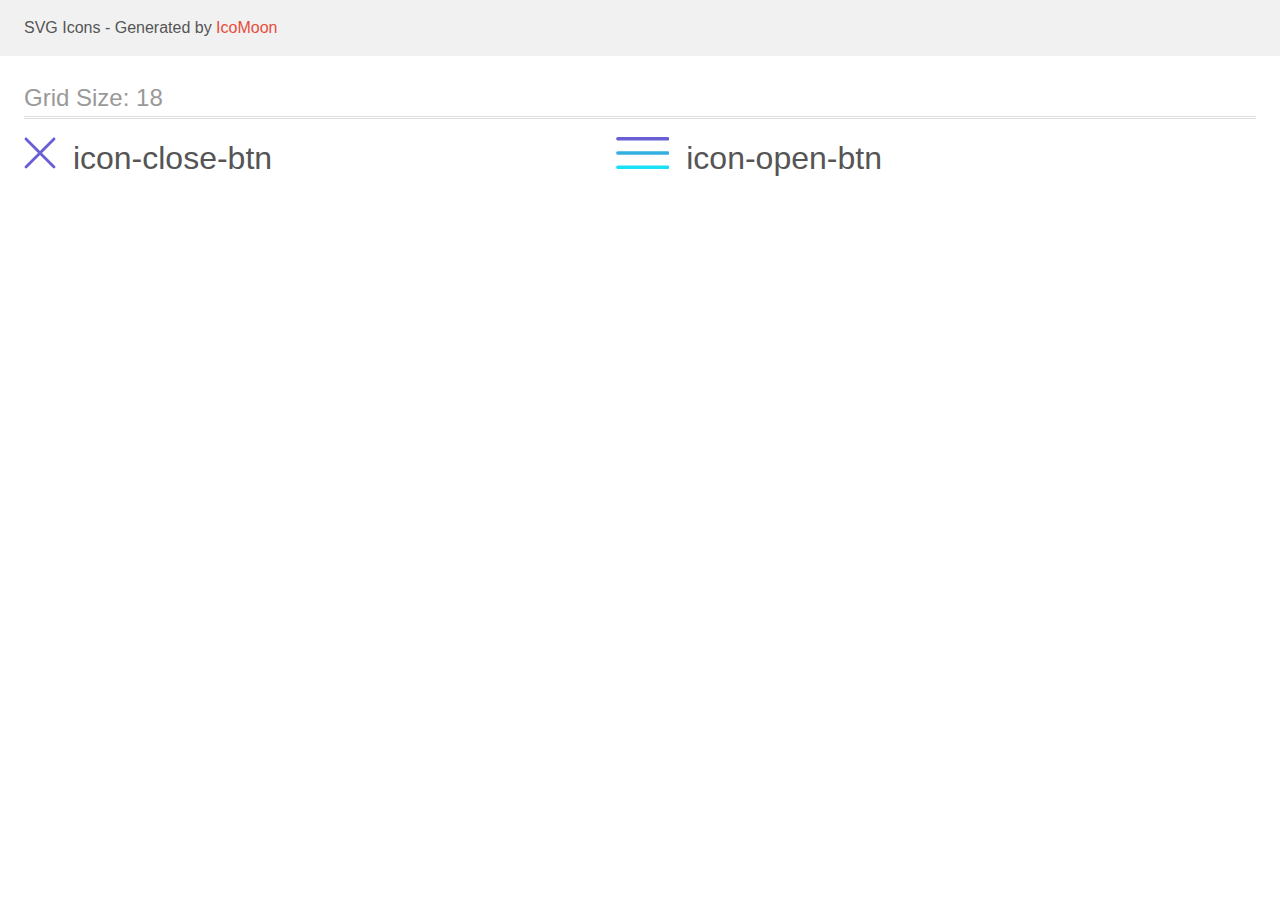
<file: icomoon/demo.html>
<!doctype html>
<html>
<head>
    <title>IcoMoon - SVG Icons</title>
    <meta charset="utf-8">
    <meta name="viewport" content="width=device-width, initial-scale=1">
    <link rel="stylesheet" href="demo-files/demo.css">
    <link rel="stylesheet" href="style.css">
</head>
<body>
<svg aria-hidden="true" style="position: absolute; width: 0; height: 0; overflow: hidden;" version="1.1" xmlns="http://www.w3.org/2000/svg" xmlns:xlink="http://www.w3.org/1999/xlink">
<defs>
<symbol id="icon-close-btn" viewBox="0 0 32 32">
<path fill="#685ed6" style="fill: var(--color1, #685ed6)" d="M1 1v0c0.552-0.552 1.448-0.552 2 0l28 28c0.552 0.552 0.552 1.448 0 2v0c-0.552 0.552-1.448 0.552-2 0l-28-28c-0.552-0.552-0.552-1.448 0-2z"></path>
<path fill="#685ed6" style="fill: var(--color1, #685ed6)" d="M1 31v0c-0.552-0.552-0.552-1.448 0-2l28-28c0.552-0.552 1.448-0.552 2 0v0c0.552 0.552 0.552 1.448 0 2l-28 28c-0.552 0.552-1.448 0.552-2 0z"></path>
</symbol>
<symbol id="icon-open-btn" viewBox="0 0 53 32">
<path fill="#685ed6" style="fill: var(--color1, #685ed6)" d="M1.778 0h49.778c0.982 0 1.778 0.796 1.778 1.778s-0.796 1.778-1.778 1.778h-49.778c-0.982 0-1.778-0.796-1.778-1.778s0.796-1.778 1.778-1.778z"></path>
<path fill="#33afe1" style="fill: var(--color2, #33afe1)" d="M1.778 14.222h49.778c0.982 0 1.778 0.796 1.778 1.778s-0.796 1.778-1.778 1.778h-49.778c-0.982 0-1.778-0.796-1.778-1.778s0.796-1.778 1.778-1.778z"></path>
<path fill="#18e1f7" style="fill: var(--color3, #18e1f7)" d="M1.778 28.444h49.778c0.982 0 1.778 0.796 1.778 1.778s-0.796 1.778-1.778 1.778h-49.778c-0.982 0-1.778-0.796-1.778-1.778s0.796-1.778 1.778-1.778z"></path>
</symbol>
</defs>
</svg>

<header class="bgc1 clearfix">
<div class="mhl">
    <p>SVG Icons - Generated by <a href="https://icomoon.io/app">IcoMoon</a></p>
</div>
</header>
    <div class="clearfix mhl ptl">
        <h1 class="mvm mtn fgc1">Grid Size: 18</h1>
        <div class="glyph fs1">
            <div class="clearfix pbs">
                <svg class="icon icon-close-btn"><use xlink:href="#icon-close-btn"></use></svg><span class="name"> icon-close-btn</span>
            </div>
        </div>
        <div class="glyph fs1">
            <div class="clearfix pbs">
                <svg class="icon icon-open-btn"><use xlink:href="#icon-open-btn"></use></svg><span class="name"> icon-open-btn</span>
            </div>
        </div>
  </div>
<script defer src="svgxuse.js"></script>
</body>
</html>
</file>
<file: fonts/stylesheet.css>
@font-face {
    font-family: 'Gilroy';
    src: url('Gilroy-Regular.eot');
    src: local('Gilroy Regular'), local('Gilroy-Regular'),
        url('Gilroy-Regular.eot?#iefix') format('embedded-opentype'),
        url('Gilroy-Regular.woff2') format('woff2'),
        url('Gilroy-Regular.woff') format('woff'),
        url('Gilroy-Regular.ttf') format('truetype');
    font-weight: normal;
    font-style: normal;
}

@font-face {
    font-family: 'Gilroy';
    src: url('Gilroy-ExtraboldItalic.eot');
    src: local('Gilroy Extrabold Italic'), local('Gilroy-ExtraboldItalic'),
        url('Gilroy-ExtraboldItalic.eot?#iefix') format('embedded-opentype'),
        url('Gilroy-ExtraboldItalic.woff2') format('woff2'),
        url('Gilroy-ExtraboldItalic.woff') format('woff'),
        url('Gilroy-ExtraboldItalic.ttf') format('truetype');
    font-weight: 800;
    font-style: italic;
}

@font-face {
    font-family: 'Gilroy';
    src: url('Gilroy-Bold.eot');
    src: local('Gilroy Bold'), local('Gilroy-Bold'),
        url('Gilroy-Bold.eot?#iefix') format('embedded-opentype'),
        url('Gilroy-Bold.woff2') format('woff2'),
        url('Gilroy-Bold.woff') format('woff'),
        url('Gilroy-Bold.ttf') format('truetype');
    font-weight: bold;
    font-style: normal;
}

@font-face {
    font-family: 'Gilroy';
    src: url('Gilroy-Black.eot');
    src: local('Gilroy Black'), local('Gilroy-Black'),
        url('Gilroy-Black.eot?#iefix') format('embedded-opentype'),
        url('Gilroy-Black.woff2') format('woff2'),
        url('Gilroy-Black.woff') format('woff'),
        url('Gilroy-Black.ttf') format('truetype');
    font-weight: 900;
    font-style: normal;
}

@font-face {
    font-family: 'Gilroy';
    src: url('Gilroy-Light.eot');
    src: local('Gilroy Light'), local('Gilroy-Light'),
        url('Gilroy-Light.eot?#iefix') format('embedded-opentype'),
        url('Gilroy-Light.woff2') format('woff2'),
        url('Gilroy-Light.woff') format('woff'),
        url('Gilroy-Light.ttf') format('truetype');
    font-weight: 300;
    font-style: normal;
}

@font-face {
    font-family: 'Gilroy';
    src: url('Gilroy-Semibold.eot');
    src: local('Gilroy Semibold'), local('Gilroy-Semibold'),
        url('Gilroy-Semibold.eot?#iefix') format('embedded-opentype'),
        url('Gilroy-Semibold.woff2') format('woff2'),
        url('Gilroy-Semibold.woff') format('woff'),
        url('Gilroy-Semibold.ttf') format('truetype');
    font-weight: 600;
    font-style: normal;
}

@font-face {
    font-family: 'Gilroy';
    src: url('Gilroy-Medium.eot');
    src: local('Gilroy Medium'), local('Gilroy-Medium'),
        url('Gilroy-Medium.eot?#iefix') format('embedded-opentype'),
        url('Gilroy-Medium.woff2') format('woff2'),
        url('Gilroy-Medium.woff') format('woff'),
        url('Gilroy-Medium.ttf') format('truetype');
    font-weight: 500;
    font-style: normal;
}

@font-face {
    font-family: 'Gilroy';
    src: url('Gilroy-MediumItalic.eot');
    src: local('Gilroy Medium Italic'), local('Gilroy-MediumItalic'),
        url('Gilroy-MediumItalic.eot?#iefix') format('embedded-opentype'),
        url('Gilroy-MediumItalic.woff2') format('woff2'),
        url('Gilroy-MediumItalic.woff') format('woff'),
        url('Gilroy-MediumItalic.ttf') format('truetype');
    font-weight: 500;
    font-style: italic;
}

@font-face {
    font-family: 'Gilroy';
    src: url('Gilroy-BlackItalic.eot');
    src: local('Gilroy Black Italic'), local('Gilroy-BlackItalic'),
        url('Gilroy-BlackItalic.eot?#iefix') format('embedded-opentype'),
        url('Gilroy-BlackItalic.woff2') format('woff2'),
        url('Gilroy-BlackItalic.woff') format('woff'),
        url('Gilroy-BlackItalic.ttf') format('truetype');
    font-weight: 900;
    font-style: italic;
}

@font-face {
    font-family: 'Gilroy';
    src: url('Gilroy-UltraLight.eot');
    src: local('Gilroy UltraLight'), local('Gilroy-UltraLight'),
        url('Gilroy-UltraLight.eot?#iefix') format('embedded-opentype'),
        url('Gilroy-UltraLight.woff2') format('woff2'),
        url('Gilroy-UltraLight.woff') format('woff'),
        url('Gilroy-UltraLight.ttf') format('truetype');
    font-weight: 200;
    font-style: normal;
}

@font-face {
    font-family: 'Gilroy';
    src: url('Gilroy-RegularItalic.eot');
    src: local('Gilroy Regular Italic'), local('Gilroy-RegularItalic'),
        url('Gilroy-RegularItalic.eot?#iefix') format('embedded-opentype'),
        url('Gilroy-RegularItalic.woff2') format('woff2'),
        url('Gilroy-RegularItalic.woff') format('woff'),
        url('Gilroy-RegularItalic.ttf') format('truetype');
    font-weight: normal;
    font-style: italic;
}

@font-face {
    font-family: 'Gilroy';
    src: url('Gilroy-SemiboldItalic.eot');
    src: local('Gilroy Semibold Italic'), local('Gilroy-SemiboldItalic'),
        url('Gilroy-SemiboldItalic.eot?#iefix') format('embedded-opentype'),
        url('Gilroy-SemiboldItalic.woff2') format('woff2'),
        url('Gilroy-SemiboldItalic.woff') format('woff'),
        url('Gilroy-SemiboldItalic.ttf') format('truetype');
    font-weight: 600;
    font-style: italic;
}

@font-face {
    font-family: 'Gilroy';
    src: url('Gilroy-HeavyItalic.eot');
    src: local('Gilroy Heavy Italic'), local('Gilroy-HeavyItalic'),
        url('Gilroy-HeavyItalic.eot?#iefix') format('embedded-opentype'),
        url('Gilroy-HeavyItalic.woff2') format('woff2'),
        url('Gilroy-HeavyItalic.woff') format('woff'),
        url('Gilroy-HeavyItalic.ttf') format('truetype');
    font-weight: 900;
    font-style: italic;
}

@font-face {
    font-family: 'Gilroy';
    src: url('Gilroy-Extrabold.eot');
    src: local('Gilroy Extrabold'), local('Gilroy-Extrabold'),
        url('Gilroy-Extrabold.eot?#iefix') format('embedded-opentype'),
        url('Gilroy-Extrabold.woff2') format('woff2'),
        url('Gilroy-Extrabold.woff') format('woff'),
        url('Gilroy-Extrabold.ttf') format('truetype');
    font-weight: 800;
    font-style: normal;
}

@font-face {
    font-family: 'Gilroy';
    src: url('Gilroy-BoldItalic.eot');
    src: local('Gilroy Bold Italic'), local('Gilroy-BoldItalic'),
        url('Gilroy-BoldItalic.eot?#iefix') format('embedded-opentype'),
        url('Gilroy-BoldItalic.woff2') format('woff2'),
        url('Gilroy-BoldItalic.woff') format('woff'),
        url('Gilroy-BoldItalic.ttf') format('truetype');
    font-weight: bold;
    font-style: italic;
}

@font-face {
    font-family: 'Gilroy';
    src: url('Gilroy-UltraLightItalic.eot');
    src: local('Gilroy UltraLight Italic'), local('Gilroy-UltraLightItalic'),
        url('Gilroy-UltraLightItalic.eot?#iefix') format('embedded-opentype'),
        url('Gilroy-UltraLightItalic.woff2') format('woff2'),
        url('Gilroy-UltraLightItalic.woff') format('woff'),
        url('Gilroy-UltraLightItalic.ttf') format('truetype');
    font-weight: 200;
    font-style: italic;
}

@font-face {
    font-family: 'Gilroy';
    src: url('Gilroy-LightItalic.eot');
    src: local('Gilroy Light Italic'), local('Gilroy-LightItalic'),
        url('Gilroy-LightItalic.eot?#iefix') format('embedded-opentype'),
        url('Gilroy-LightItalic.woff2') format('woff2'),
        url('Gilroy-LightItalic.woff') format('woff'),
        url('Gilroy-LightItalic.ttf') format('truetype');
    font-weight: 300;
    font-style: italic;
}

@font-face {
    font-family: 'Gilroy';
    src: url('Gilroy-Heavy.eot');
    src: local('Gilroy Heavy'), local('Gilroy-Heavy'),
        url('Gilroy-Heavy.eot?#iefix') format('embedded-opentype'),
        url('Gilroy-Heavy.woff2') format('woff2'),
        url('Gilroy-Heavy.woff') format('woff'),
        url('Gilroy-Heavy.ttf') format('truetype');
    font-weight: 900;
    font-style: normal;
}

@font-face {
    font-family: 'Gilroy';
    src: url('Gilroy-Thin.eot');
    src: local('Gilroy Thin'), local('Gilroy-Thin'),
        url('Gilroy-Thin.eot?#iefix') format('embedded-opentype'),
        url('Gilroy-Thin.woff2') format('woff2'),
        url('Gilroy-Thin.woff') format('woff'),
        url('Gilroy-Thin.ttf') format('truetype');
    font-weight: 100;
    font-style: normal;
}

@font-face {
    font-family: 'Gilroy';
    src: url('Gilroy-ThinItalic.eot');
    src: local('Gilroy Thin Italic'), local('Gilroy-ThinItalic'),
        url('Gilroy-ThinItalic.eot?#iefix') format('embedded-opentype'),
        url('Gilroy-ThinItalic.woff2') format('woff2'),
        url('Gilroy-ThinItalic.woff') format('woff'),
        url('Gilroy-ThinItalic.ttf') format('truetype');
    font-weight: 100;
    font-style: italic;
}
</file>
<file: icomoon/demo-files/demo.css>
body {
  padding: 0;
  margin: 0;
  font-family: sans-serif;
  font-size: 1em;
  line-height: 1.5;
  color: #555;
  background: #fff;
}
h1 {
  font-size: 1.5em;
  font-weight: normal;
  box-shadow: 0 1px #ddd, 0 2px #fff, 0 3px #ddd;
}
small {
  font-size: .66666667em;
}
a {
  color: #e74c3c;
  text-decoration: none;
}
a:hover, a:focus {
  box-shadow: 0 1px #e74c3c;
}
.bshadow0, input {
  box-shadow: inset 0 -2px #e7e7e7;
}
input:hover {
  box-shadow: inset 0 -2px #ccc;
}
input, fieldset {
  font-size: 1em;
  margin: 0;
  padding: 0;
  border: 0;
}
input {
  color: inherit;
  line-height: 1.5;
  height: 1.5em;
  padding: .25em 0;
}
input:focus {
  outline: none;
  box-shadow: inset 0 -2px #449fdb;
}
.glyph {
  font-size: 16px;
  margin-right: 1.5em;
  float: left;
  width: 17em;
}
svg {
  color: #000;
}
.liga {
  width: 80%;
  width: calc(100% - 2.5em);
}
.talign-right {
  text-align: right;
}
.talign-center {
  text-align: center;
}
.bgc1 {
  background: #f1f1f1;
}
.fgc0 {
  color: #000;
}
.fgc1 {
  color: #999;
}
p {
  margin-top: 1em;
  margin-bottom: 1em;
}
.mvm {
  margin-top: .75em;
  margin-bottom: .75em;
}
.mtn {
  margin-top: 0;
}
.mtl, .mal {
  margin-top: 1.5em;
}
.mbl, .mal {
  margin-bottom: 1.5em;
}
.mal, .mhl {
  margin-left: 1.5em;
  margin-right: 1.5em;
}
.mhmm {
  margin-left: 1em;
  margin-right: 1em;
}
.ptl {
  padding-top: 1.5em;
}
.pbs, .pvs {
  padding-bottom: .25em;
}
.pvs, .pts {
  padding-top: .25em;
}
.unit {
  float: left;
}
.unitRight {
  float: right;
}
.size1of2 {
  width: 50%;
}
.size1of1 {
  width: 100%;
}
.clearfix:before, .clearfix:after {
  content: " ";
  display: table;
}
.clearfix:after {
  clear: both;
}
.hidden-true {
  display: none;
}
.textbox0 {
  width: 3em;
  background: #f1f1f1;
  padding: .25em .5em;
  line-height: 1.5;
  height: 1.5em;
}
.fs0 {
  font-size: 16px;
}
.fs1 {
  font-size: 32px;
}
.name {
  margin-left: .25em;
}
</file>
<file: icomoon/style.css>
.icon {
  display: inline-block;
  width: 1em;
  height: 1em;
  stroke-width: 0;
  stroke: currentColor;
  fill: currentColor;
}

/* ==========================================
Single-colored icons can be modified like so:
.icon-name {
  font-size: 32px;
  color: red;
}
========================================== */

.icon-open-btn {
  width: 1.6669921875em;
}
</file>
